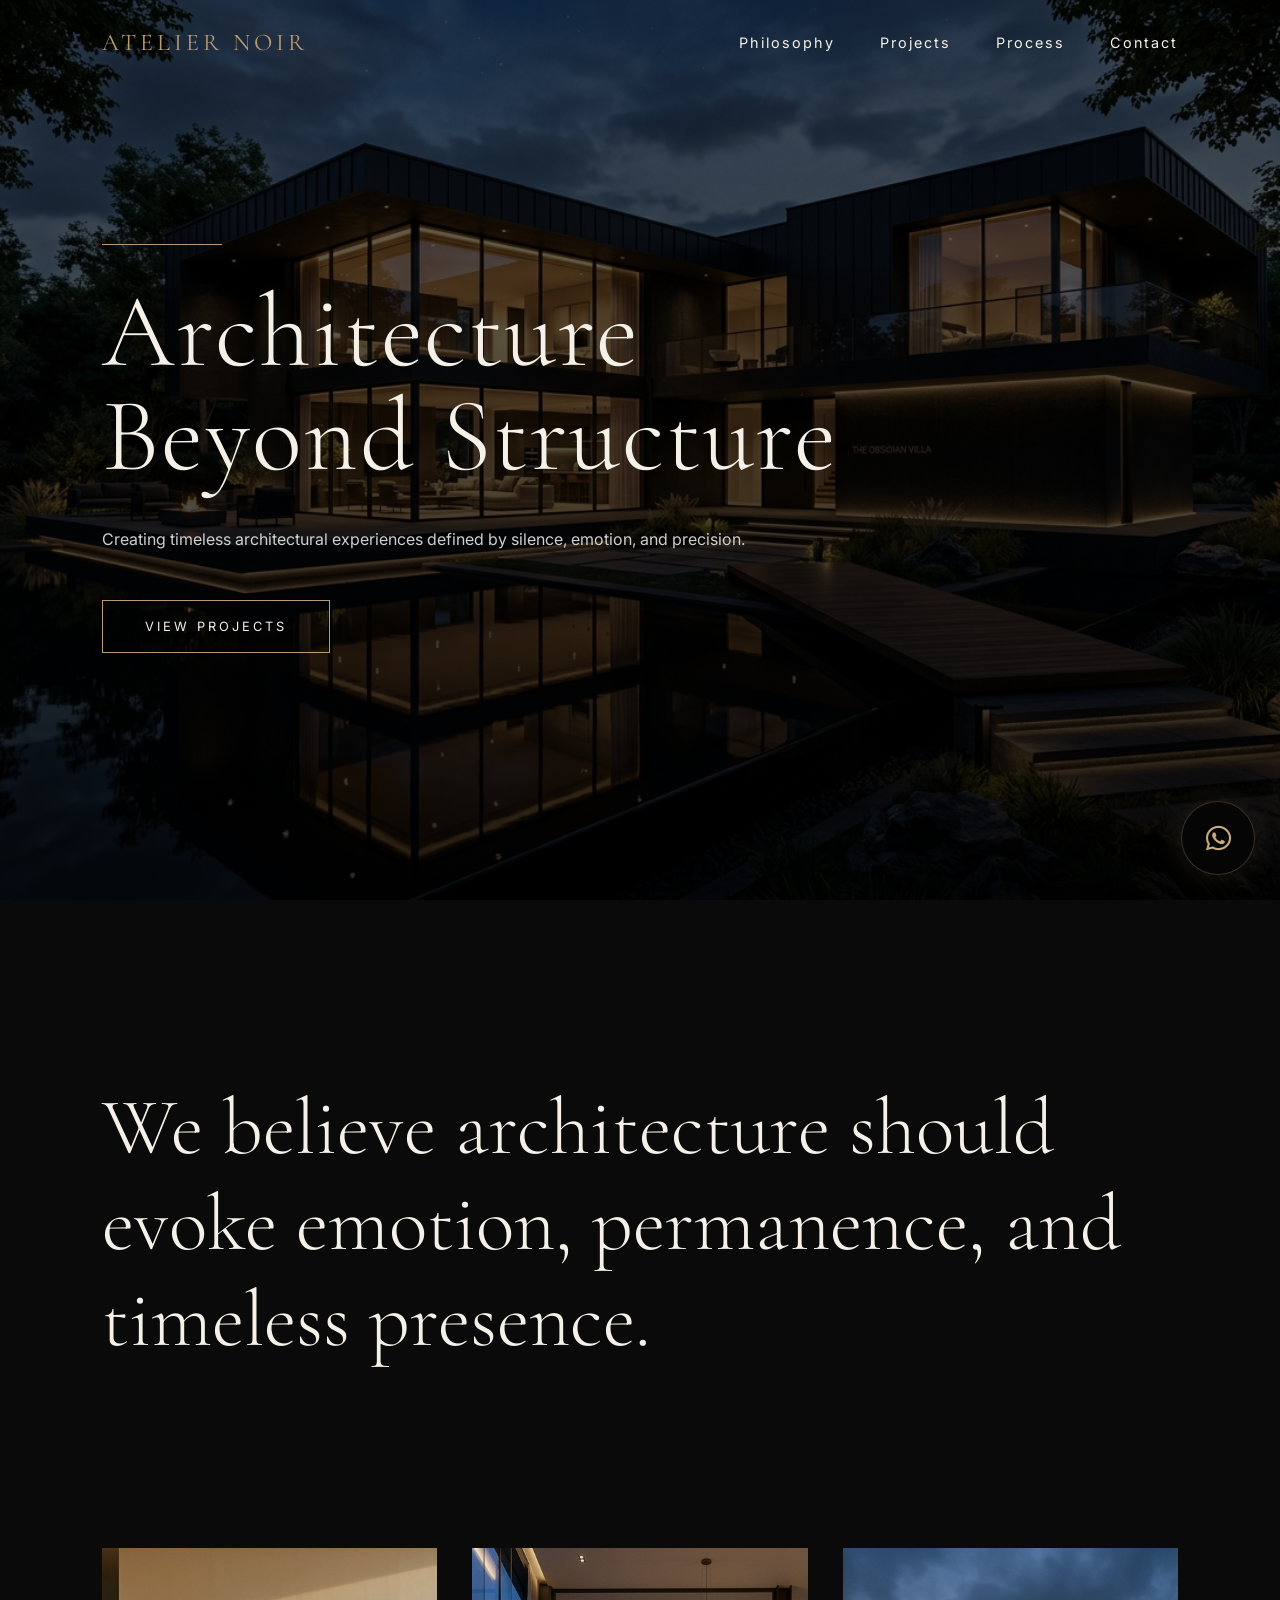
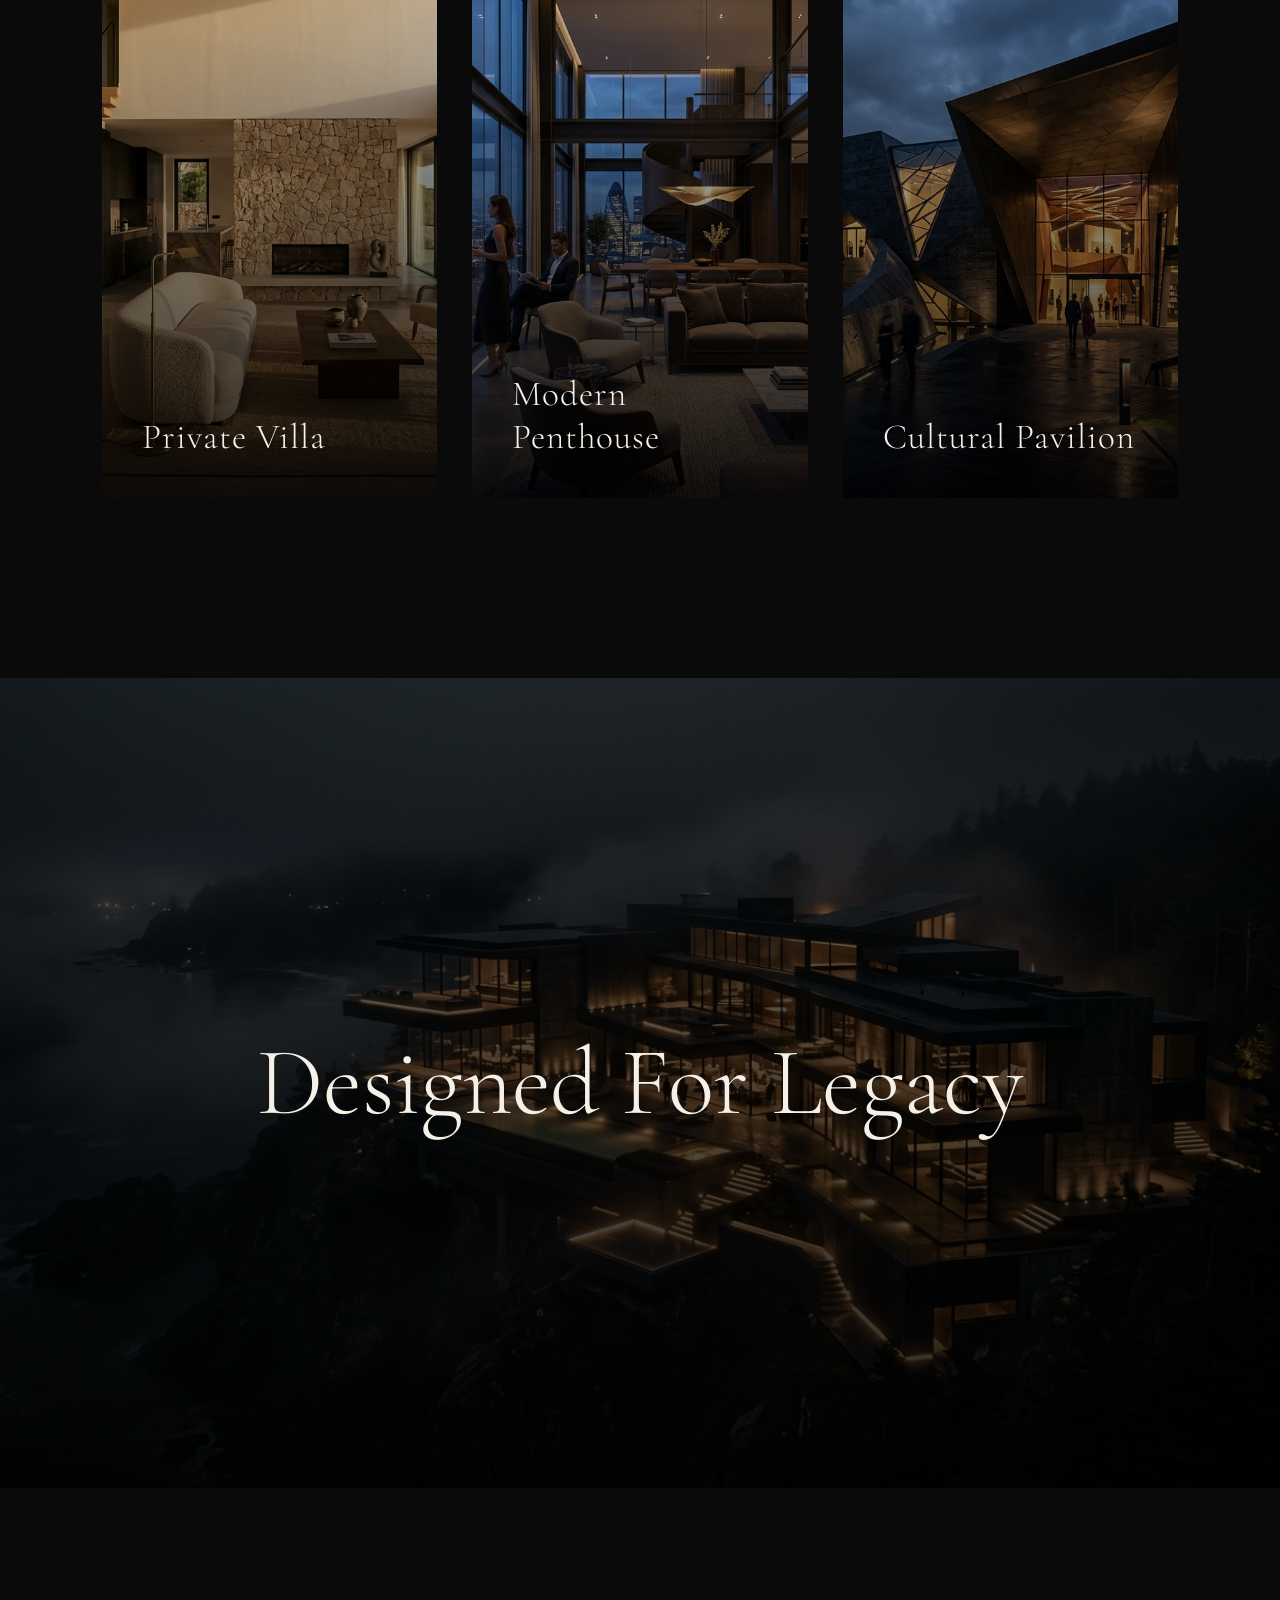
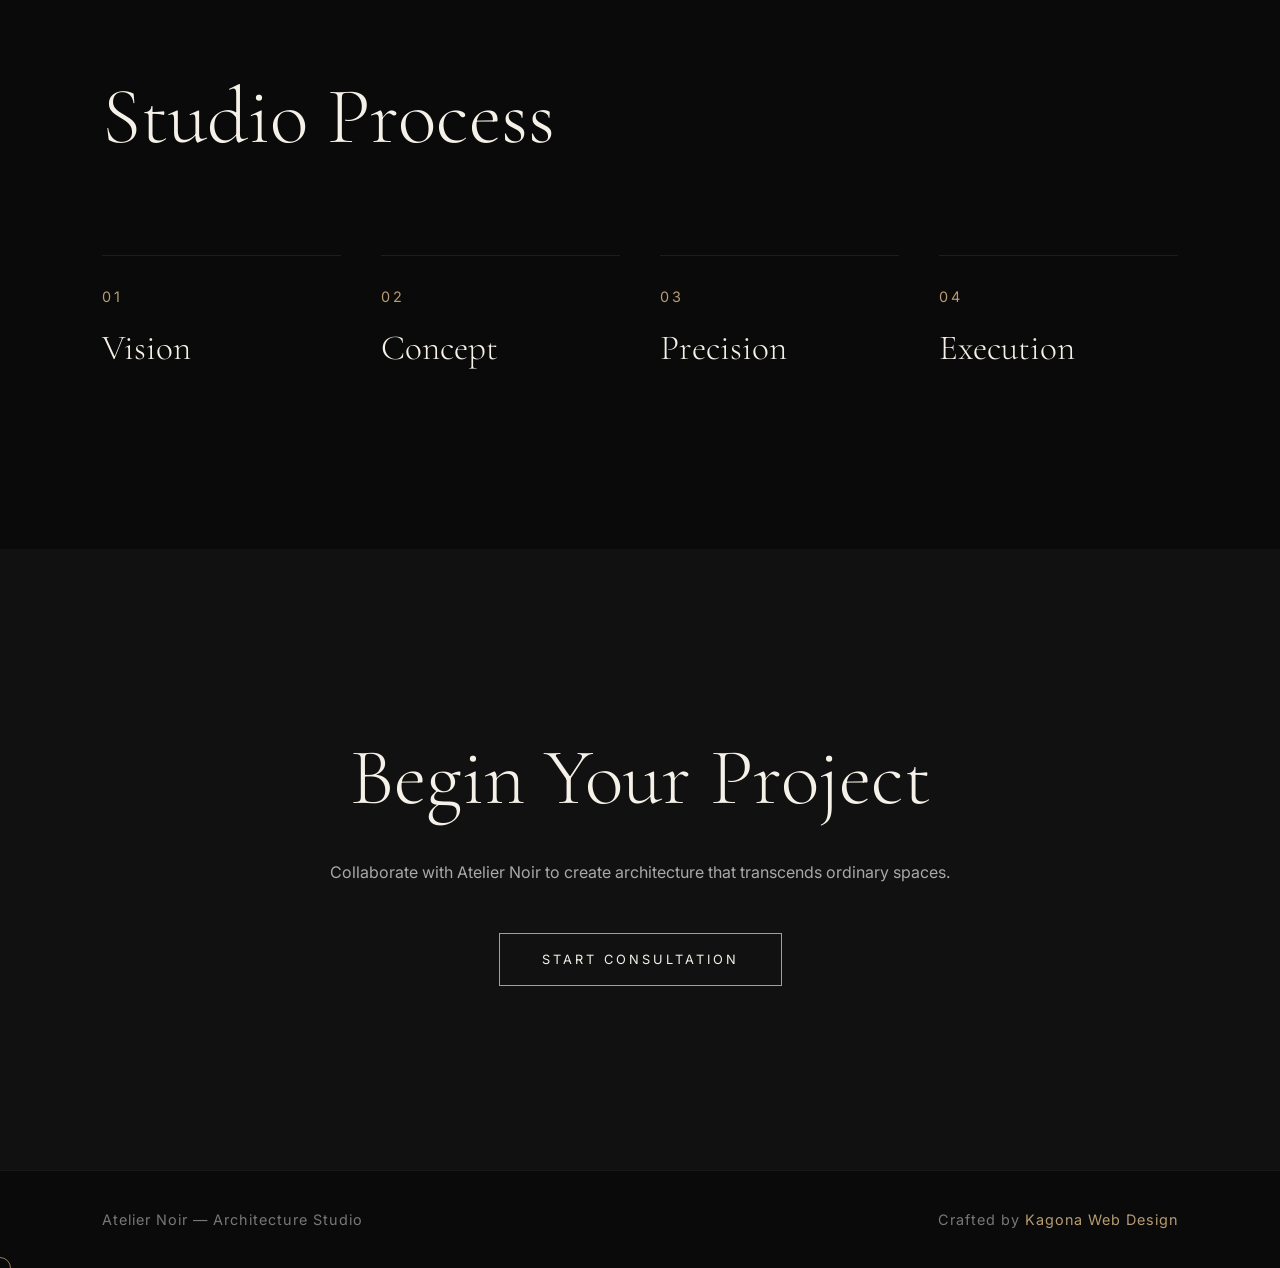
<file: index.html>
<!DOCTYPE html>
<html lang="en">

<head>

    <meta charset="UTF-8">
    <meta name="viewport" content="width=device-width, initial-scale=1.0">

    <title>
        Atelier Noir | Architecture Studio
    </title>

    <!-- GOOGLE FONTS -->

    <link rel="preconnect" href="https://fonts.googleapis.com">

    <link rel="preconnect" href="https://fonts.gstatic.com" crossorigin>

    <link href="https://fonts.googleapis.com/css2?family=Cormorant+Garamond:wght@300;400;500;600&family=Inter:wght@300;400;500&display=swap" rel="stylesheet">

    <link rel="stylesheet"
href="https://cdnjs.cloudflare.com/ajax/libs/font-awesome/6.5.1/css/all.min.css">
 
    <!-- CSS -->

    <link rel="stylesheet" href="style.css">

</head>

<body>

    <!-- NAVBAR -->

    <nav>

        <div class="logo">
            ATELIER NOIR
        </div>

        <div class="nav-links">

            <a href="#philosophy">Philosophy</a>
            <a href="#projects">Projects</a>
            <a href="#process">Process</a>
            <a href="#contact">Contact</a>

        </div>

<div class="menu-toggle" id="menuToggle">

    <span></span>
    <span></span>

</div>
        
    </nav>

<div class="mobile-menu" id="mobileMenu">

    <a href="#philosophy" class="mobile-link">
        Philosophy
    </a>

    <a href="#projects" class="mobile-link">
        Projects
    </a>

    <a href="#process" class="mobile-link">
        Process
    </a>

    <a href="#contact" class="mobile-link">
        Contact
    </a>

</div>
    
    <!-- HERO -->

    <section class="hero">

        <div class="overlay"></div>

        <div class="hero-content">

            <div class="hero-line"></div>

            <h1>
                Architecture <br>
                Beyond Structure
            </h1>

            <p>
                Creating timeless architectural experiences
                defined by silence, emotion, and precision.
            </p>

            <a href="#projects" class="hero-btn">
                VIEW PROJECTS
            </a>

        </div>

    </section>

    <!-- PHILOSOPHY -->

    <section class="philosophy" id="philosophy">

        <div class="philosophy-content">

            <h2>
                We believe architecture should evoke emotion,
                permanence, and timeless presence.
            </h2>

        </div>

    </section>

    <!-- PROJECTS -->

<section class="projects" id="projects">

    <a href="villa.html" class="project-card">

        <img src="images/project1.jpg">

        <div class="project-info">

            <h3>
                Private Villa
            </h3>

        </div>

    </a>

        <a href="penthouse.html" class="project-card">

    <img src="images/project2.jpg">

    <div class="project-info">

        <h3>
            Modern Penthouse
        </h3>

    </div>

</a>

<a href="pavilion.html" class="project-card">

    <img src="images/project3.jpg">

    <div class="project-info">

        <h3>
            Cultural Pavilion
        </h3>

    </div>

</a>

    </section>

    <!-- PARALLAX -->

    <section class="parallax">

        <div class="overlay"></div>

        <div class="parallax-content">

            <h2>
                Designed For Legacy
            </h2>

        </div>

    </section>

    <!-- PROCESS -->

    <section class="process" id="process">

        <div class="process-header">

            <h2>
                Studio Process
            </h2>

        </div>

        <div class="process-grid">

            <div class="process-item">
                <span>01</span>
                <h3>Vision</h3>
            </div>

            <div class="process-item">
                <span>02</span>
                <h3>Concept</h3>
            </div>

            <div class="process-item">
                <span>03</span>
                <h3>Precision</h3>
            </div>

            <div class="process-item">
                <span>04</span>
                <h3>Execution</h3>
            </div>

        </div>

    </section>

    <!-- CONTACT -->

    <section class="contact" id="contact">

        <h2>
            Begin Your Project
        </h2>

        <p>
            Collaborate with Atelier Noir to create architecture
            that transcends ordinary spaces.
        </p>

        <a href="consultation.html" class="hero-btn">
            START CONSULTATION
        </a>

    </section>

    <!-- FOOTER -->

    <footer>

        <p>
            Atelier Noir — Architecture Studio
        </p>

        <p>
            Crafted by
            <a href="https://kagonameshack-cmyk.github.io/Kagona-webdesign-/index.html#projects">
                Kagona Web Design
            </a>
        </p>

    </footer>

    <div class="cursor"></div>
    
    <!-- JS -->

    <script src="script.js"></script>

<!-- FLOATING WHATSAPP -->

<a href="https://wa.me/254710138060?text=Hello%20Kagona,%20I%20just%20visited%20your%20website%20and%20would%20like%20to%20discuss%20a%20project."
class="floating-whatsapp"
target="_blank">

    <i class="fab fa-whatsapp"></i>

</a>    
    
</body>

      </html>
</file>
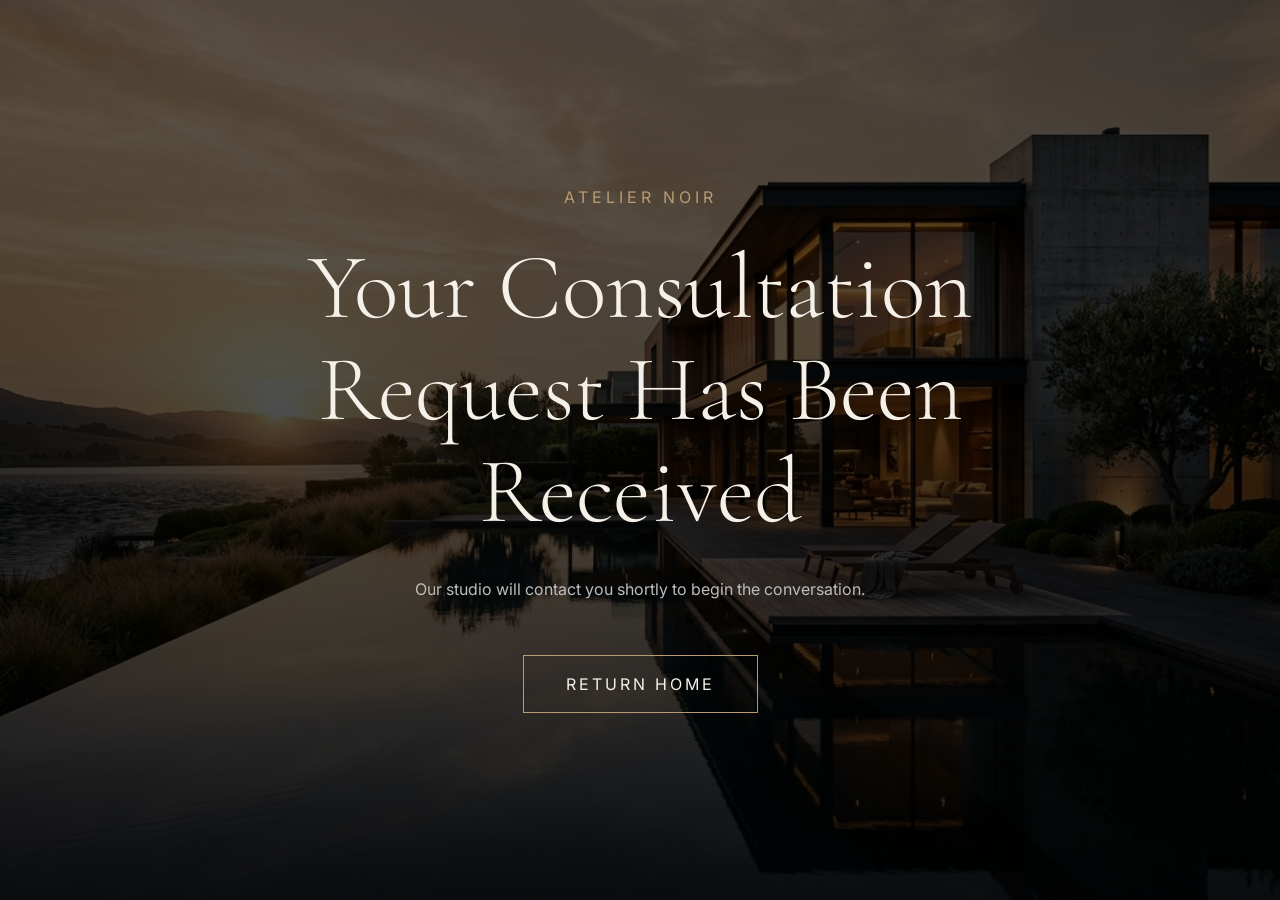
<file: consultation-success.html>
<!DOCTYPE html>
<html lang="en">

<head>

<meta charset="UTF-8">

<meta name="viewport"
content="width=device-width, initial-scale=1.0">

<title>
Consultation Received | Atelier Noir
</title>

<!-- GOOGLE FONTS -->

<link rel="preconnect"
href="https://fonts.googleapis.com">

<link rel="preconnect"
href="https://fonts.gstatic.com"
crossorigin>

<link href="https://fonts.googleapis.com/css2?family=Cormorant+Garamond:wght@300;400;500;600&family=Inter:wght@300;400;500&display=swap"
rel="stylesheet">

<!-- CSS -->

<link rel="stylesheet"
href="consultation-success.css">

</head>

<body>

<section class="success-page">

<div class="overlay"></div>

<div class="success-content">

<p>
ATELIER NOIR
</p>

<h1>
Your Consultation <br>
Request Has Been Received
</h1>

<span>
Our studio will contact you shortly
to begin the conversation.
</span>

<a href="index.html">

RETURN HOME

</a>

</div>

</section>

</body>

  </html>
</file>
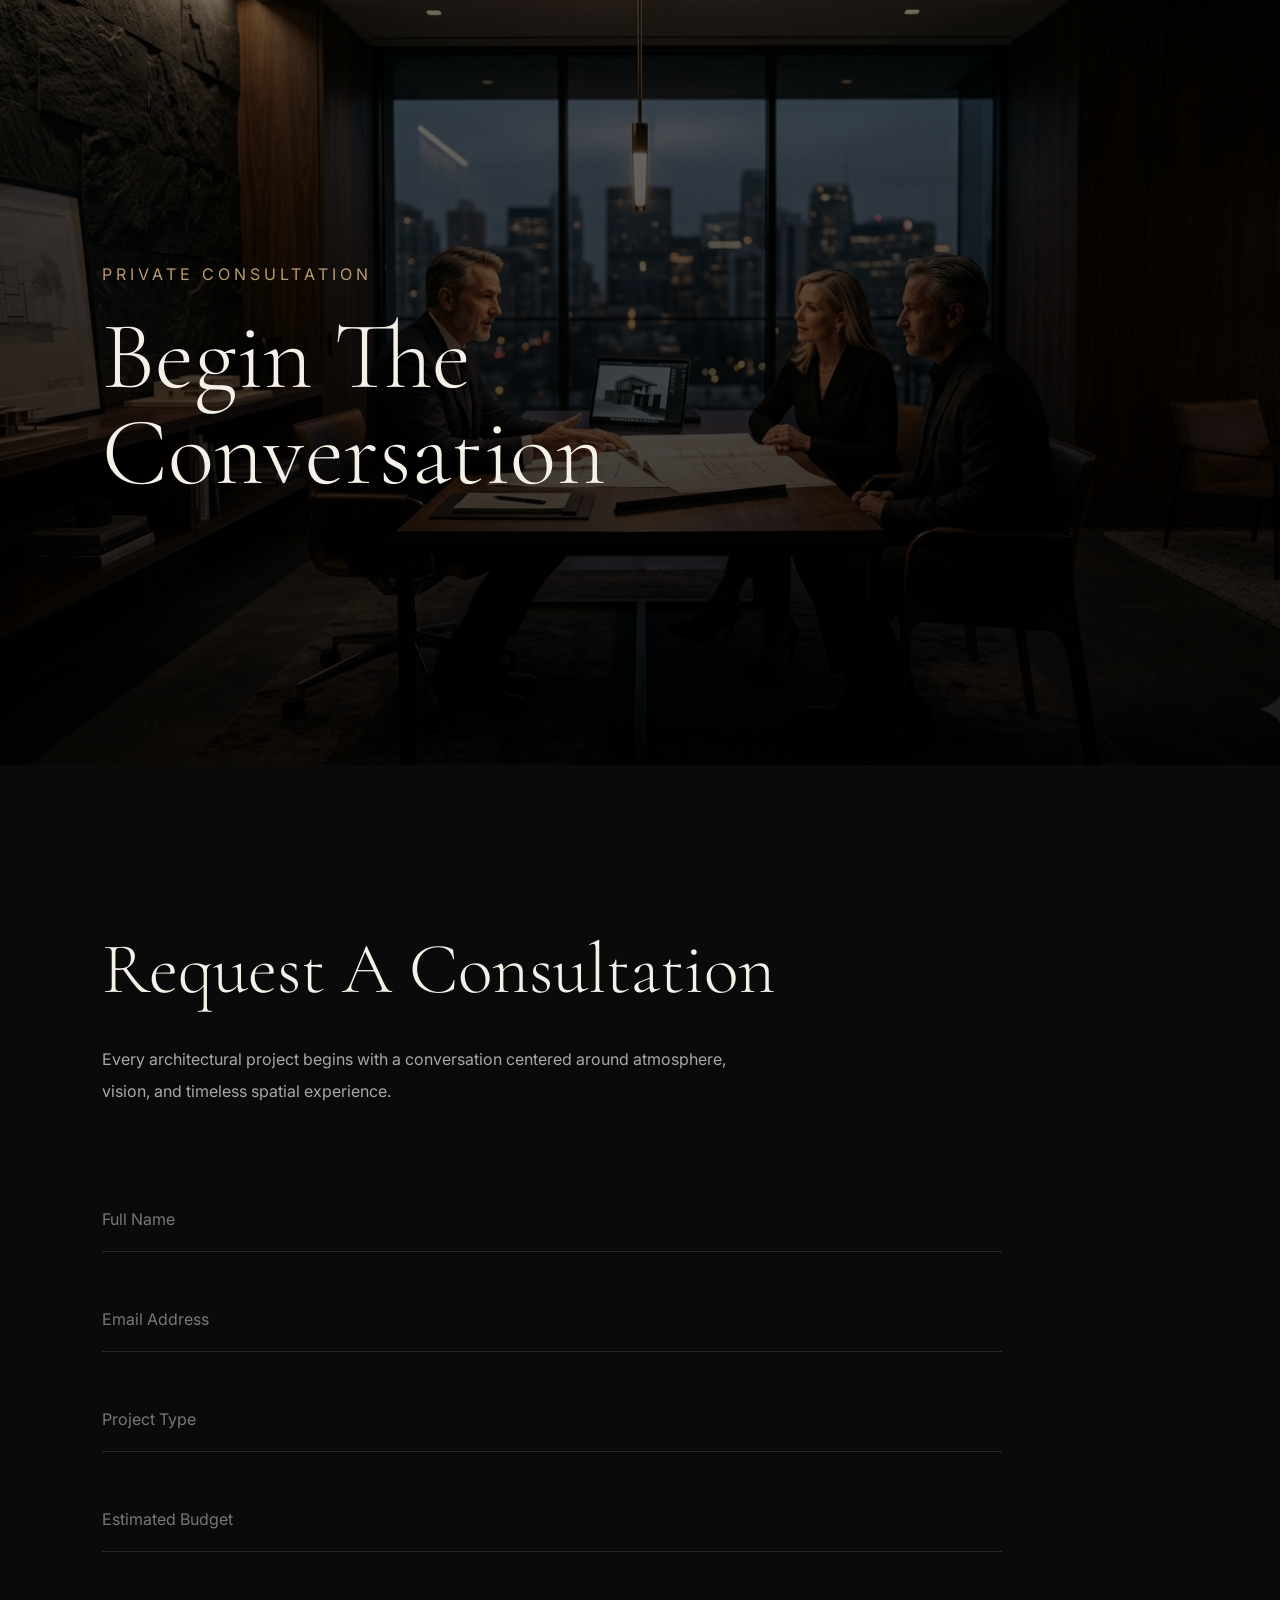
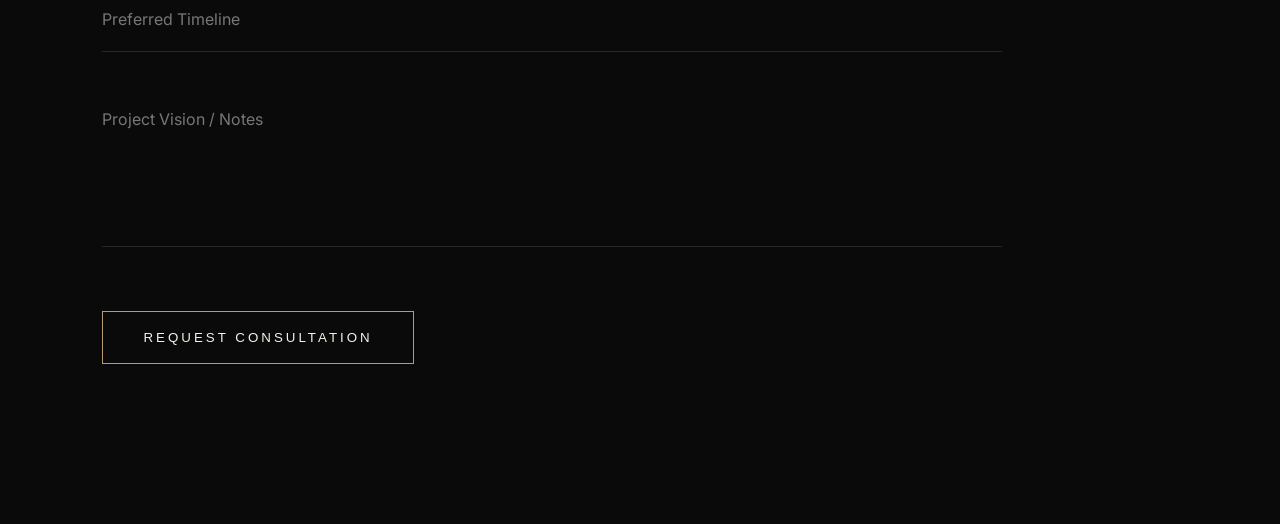
<file: consultation.html>
<!DOCTYPE html>
<html lang="en">

<head>

<meta charset="UTF-8">

<meta name="viewport"
content="width=device-width, initial-scale=1.0">

<title>
Private Consultation | Atelier Noir
</title>

<!-- GOOGLE FONTS -->

<link rel="preconnect"
href="https://fonts.googleapis.com">

<link rel="preconnect"
href="https://fonts.gstatic.com"
crossorigin>

<link href="https://fonts.googleapis.com/css2?family=Cormorant+Garamond:wght@300;400;500;600&family=Inter:wght@300;400;500&display=swap"
rel="stylesheet">

<!-- CSS -->

<link rel="stylesheet"
href="consultation.css">

</head>

<body>

<!-- HERO -->

<section class="consultation-hero">

<div class="overlay"></div>

<div class="consultation-content">

<p>
PRIVATE CONSULTATION
</p>

<h1>
Begin The <br>
Conversation
</h1>

</div>

</section>

<!-- FORM SECTION -->

<section class="consultation-form-section">

<div class="form-intro">

<h2>
Request A Consultation
</h2>

<p>
Every architectural project begins with
a conversation centered around atmosphere,
vision, and timeless spatial experience.
</p>

</div>

<form action="consultation-success.html">

<div class="input-group">

<input
type="text"
placeholder="Full Name"
required>

</div>

<div class="input-group">

<input
type="email"
placeholder="Email Address"
required>

</div>

<div class="input-group">

<input
type="text"
placeholder="Project Type">

</div>

<div class="input-group">

<input
type="text"
placeholder="Estimated Budget">

</div>

<div class="input-group">

<input
type="text"
placeholder="Preferred Timeline">

</div>

<div class="input-group">

<textarea
placeholder="Project Vision / Notes"></textarea>

</div>

<button type="submit">

REQUEST CONSULTATION

</button>

</form>

</section>

</body>

  </html>
</file>
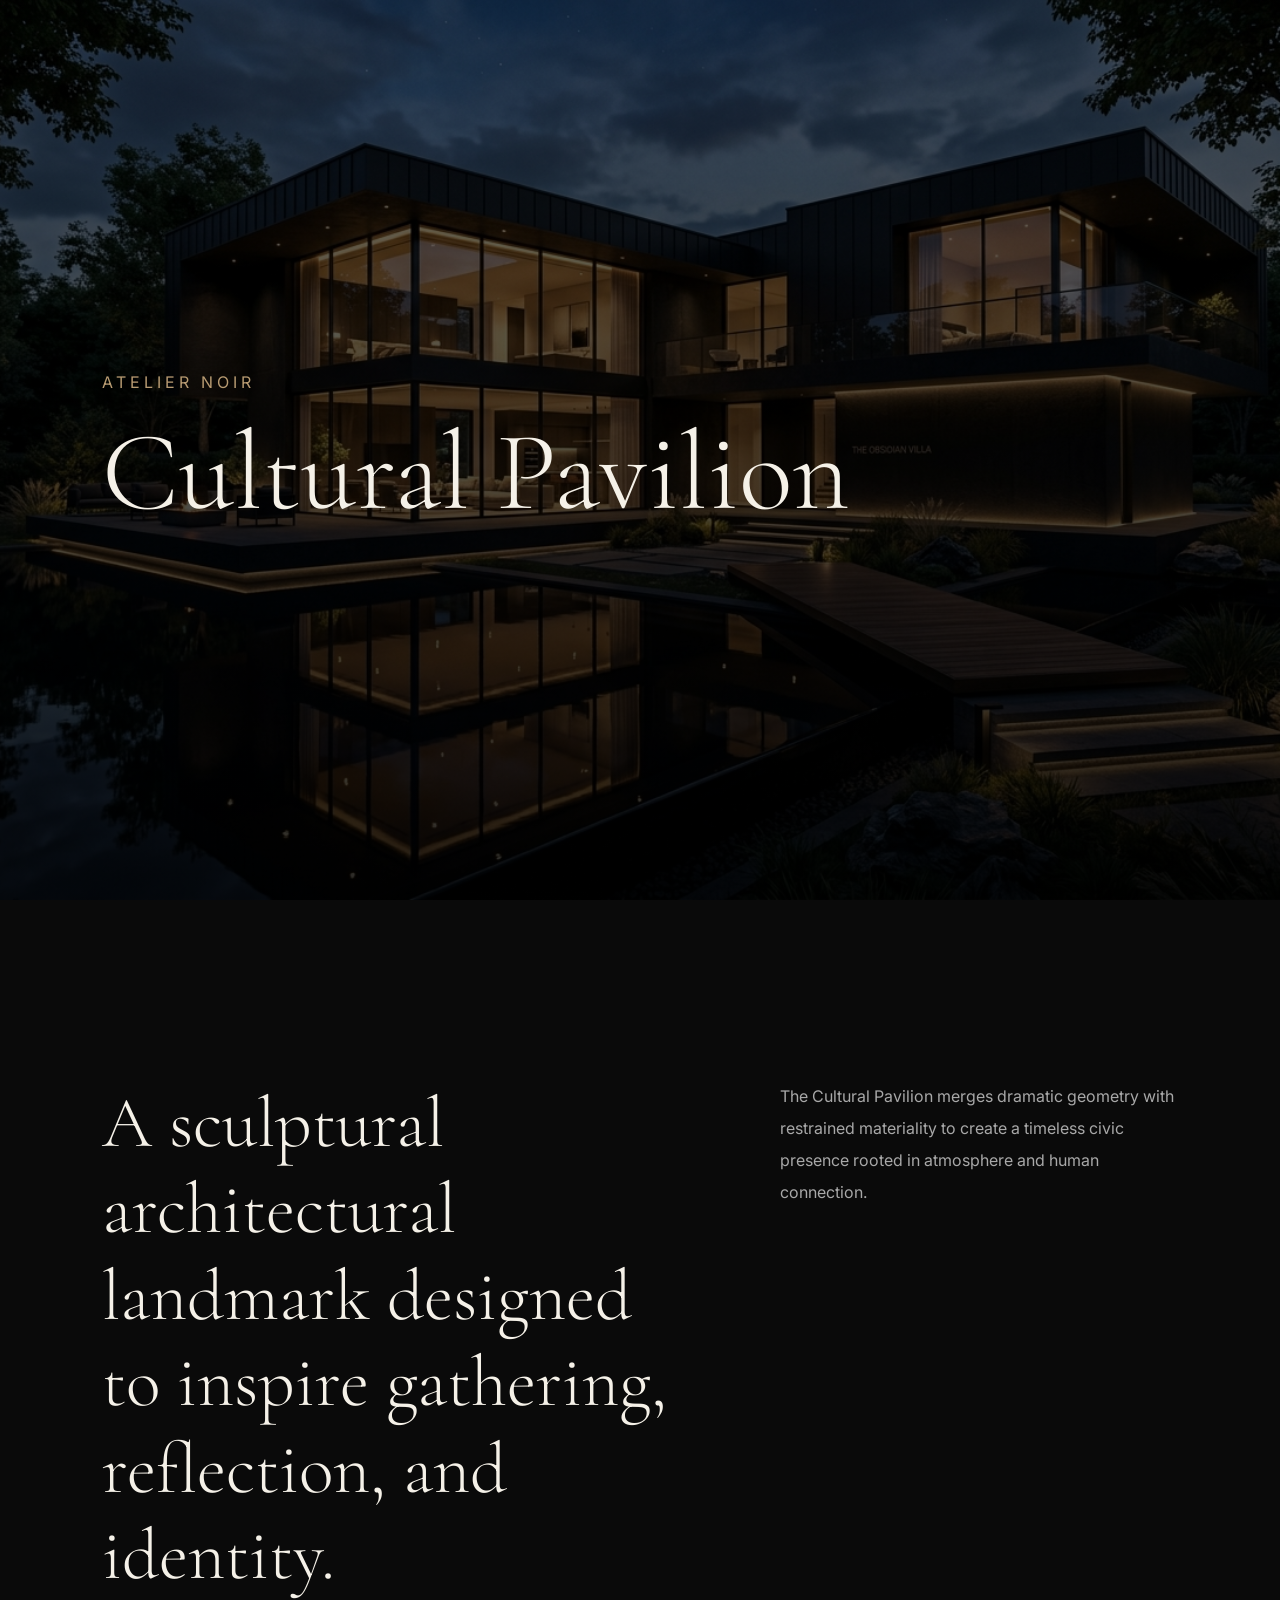
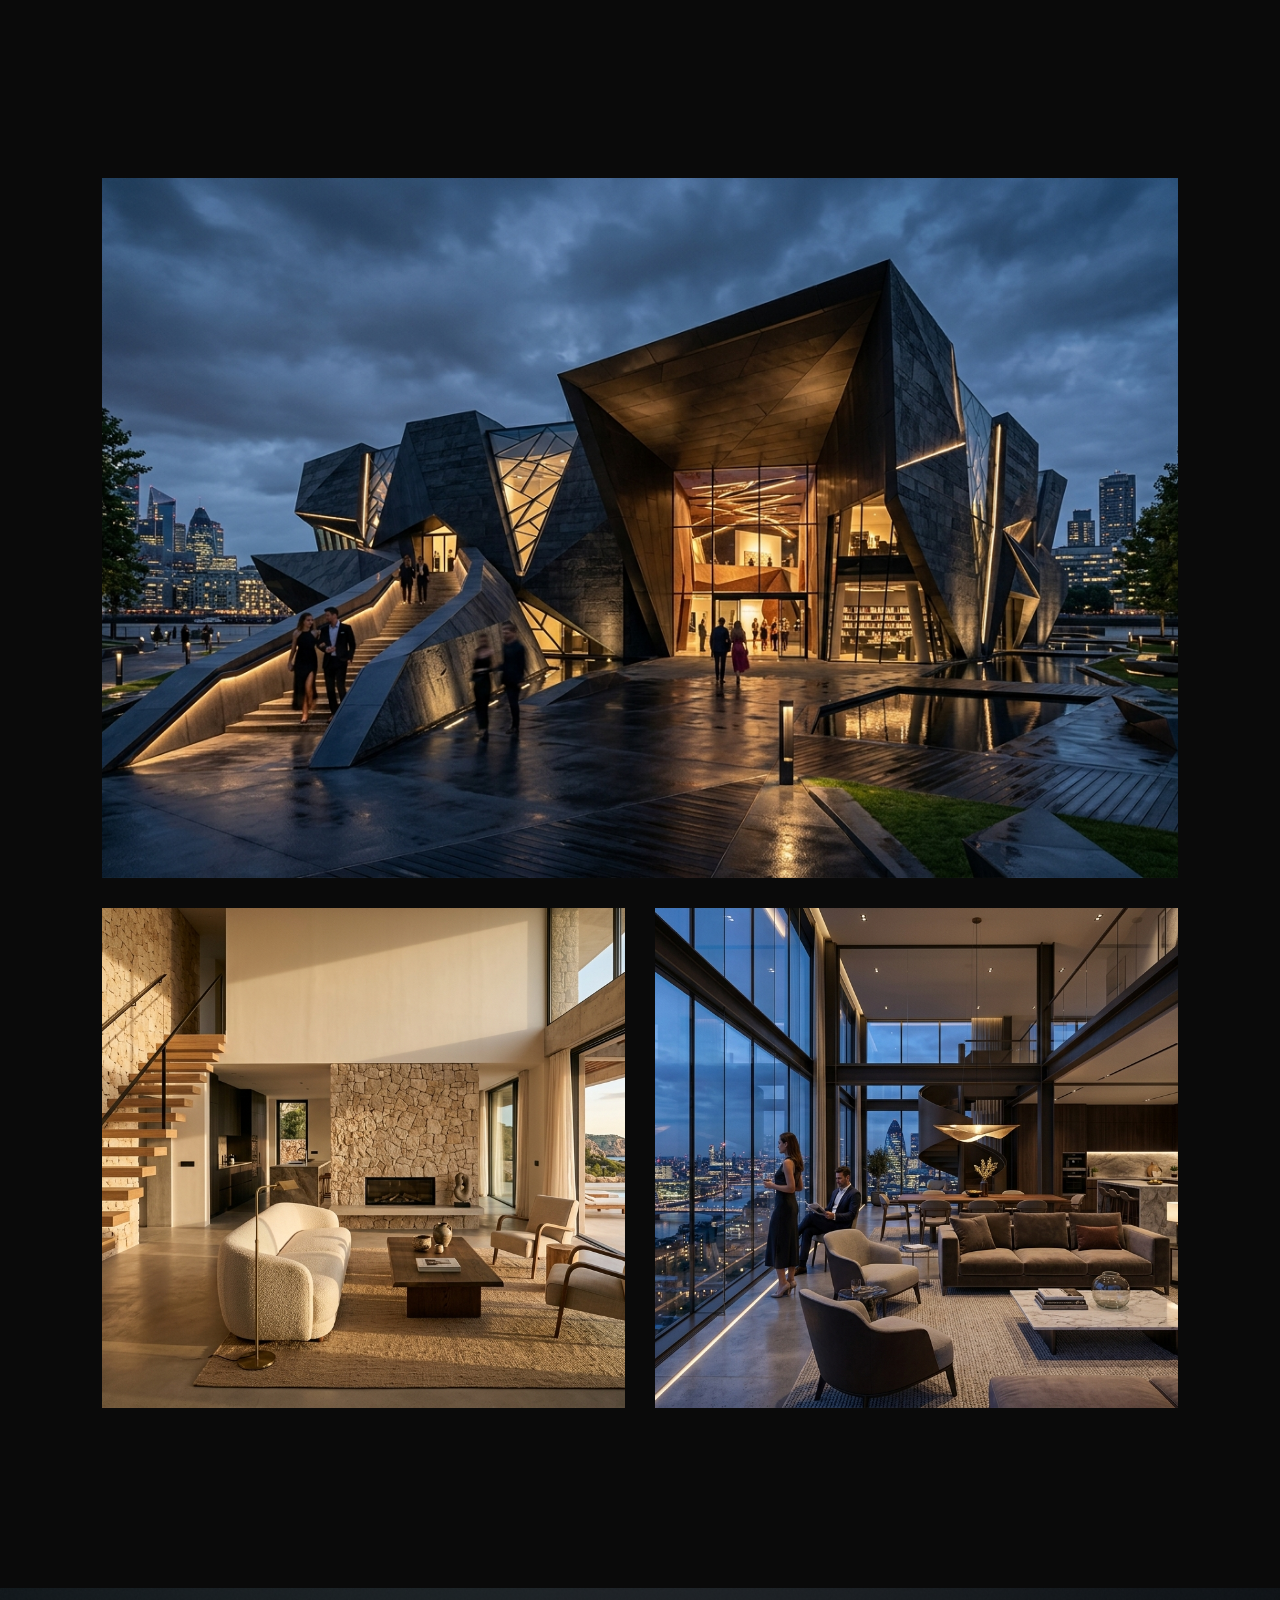
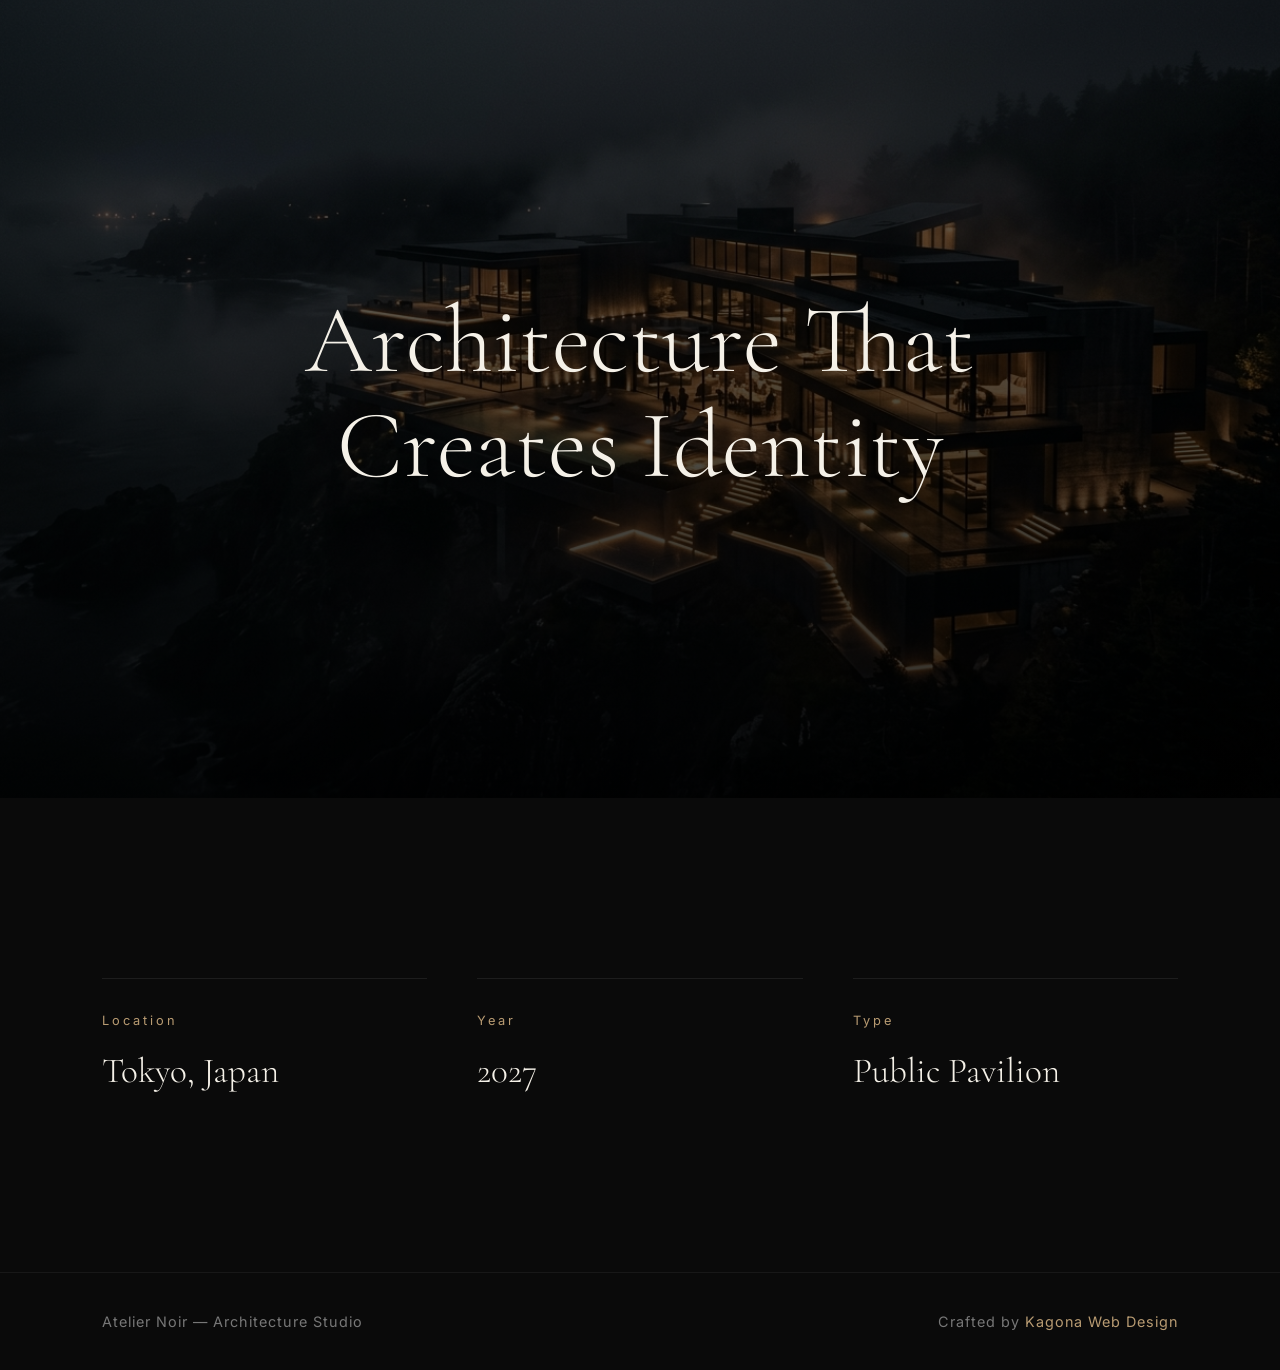
<file: pavilion.html>
<!DOCTYPE html>
<html lang="en">

<head>

<meta charset="UTF-8">

<meta name="viewport"
content="width=device-width, initial-scale=1.0">

<title>
Cultural Pavilion | Atelier Noir
</title>

<link rel="preconnect"
href="https://fonts.googleapis.com">

<link rel="preconnect"
href="https://fonts.gstatic.com"
crossorigin>

<link href="https://fonts.googleapis.com/css2?family=Cormorant+Garamond:wght@300;400;500;600&family=Inter:wght@300;400;500&display=swap"
rel="stylesheet">

<link rel="stylesheet"
href="project.css">

</head>

<body>

<section class="project-hero">

<div class="overlay"></div>

<div class="project-content">

<p>
ATELIER NOIR
</p>

<h1>
Cultural Pavilion
</h1>

</div>

</section>

<section class="project-intro reveal">
  
<div class="intro-left">

<h2>
A sculptural architectural landmark designed
to inspire gathering, reflection, and identity.
</h2>

</div>

<div class="intro-right">

<p>
The Cultural Pavilion merges dramatic
geometry with restrained materiality to
create a timeless civic presence rooted
in atmosphere and human connection.
</p>

</div>

</section>

<section class="image-grid reveal">

<div class="grid-item large">

<img src="images/project3.jpg">

</div>

<div class="grid-item">

<img src="images/project1.jpg">

</div>

<div class="grid-item">

<img src="images/project2.jpg">

</div>

</section>

<section class="statement reveal">

<div class="overlay"></div>

<div class="statement-content">

<h2>
Architecture That <br>
Creates Identity
</h2>

</div>

</section>

<section class="details reveal">

<div class="detail">

<span>Location</span>

<h3>
Tokyo, Japan
</h3>

</div>

<div class="detail">

<span>Year</span>

<h3>
2027
</h3>

</div>

<div class="detail">

<span>Type</span>

<h3>
Public Pavilion
</h3>

</div>

</section>

<footer>

<p>
Atelier Noir — Architecture Studio
</p>

<p>
Crafted by
<a href="https://kagonameshack-cmyk.github.io/Kagona-web-design-/index.html#">
Kagona Web Design
</a>
</p>

</footer>
  
<script src="project.js"></script>
  
</body>

  </html>
</file>
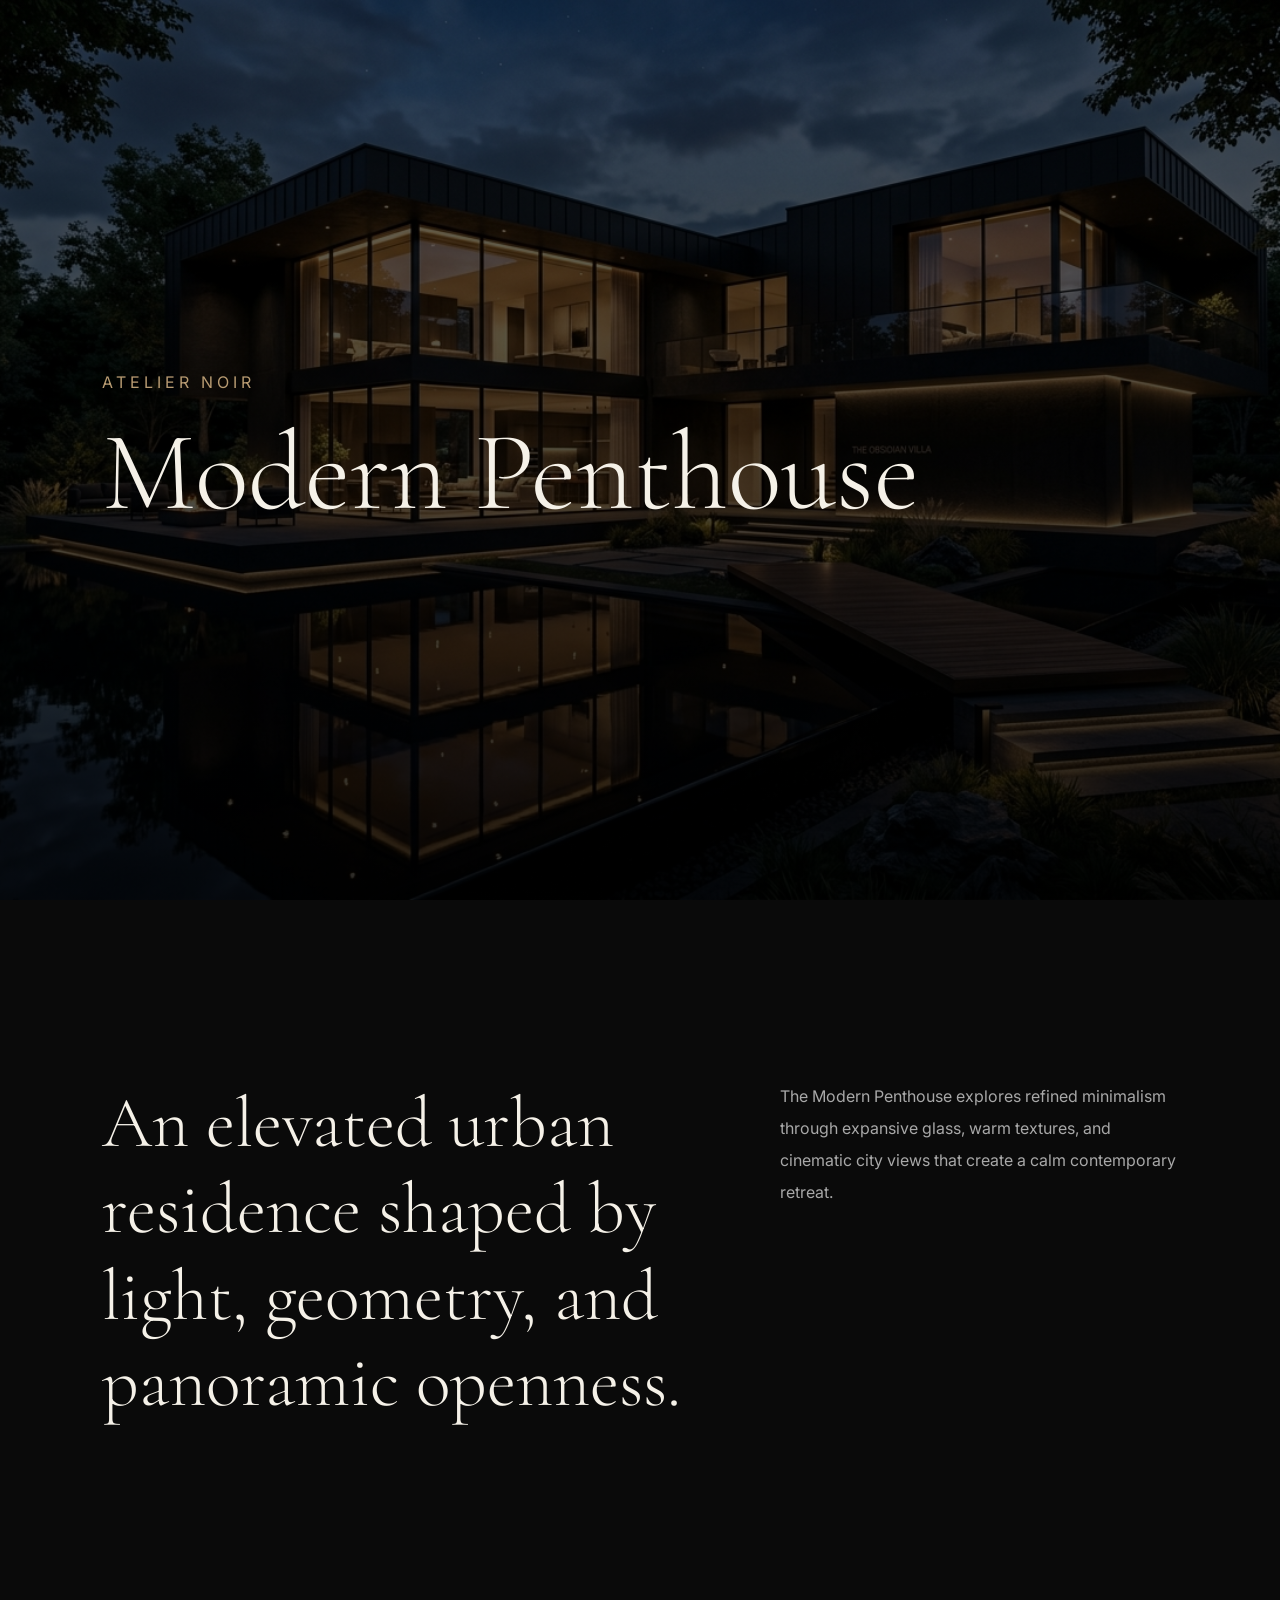
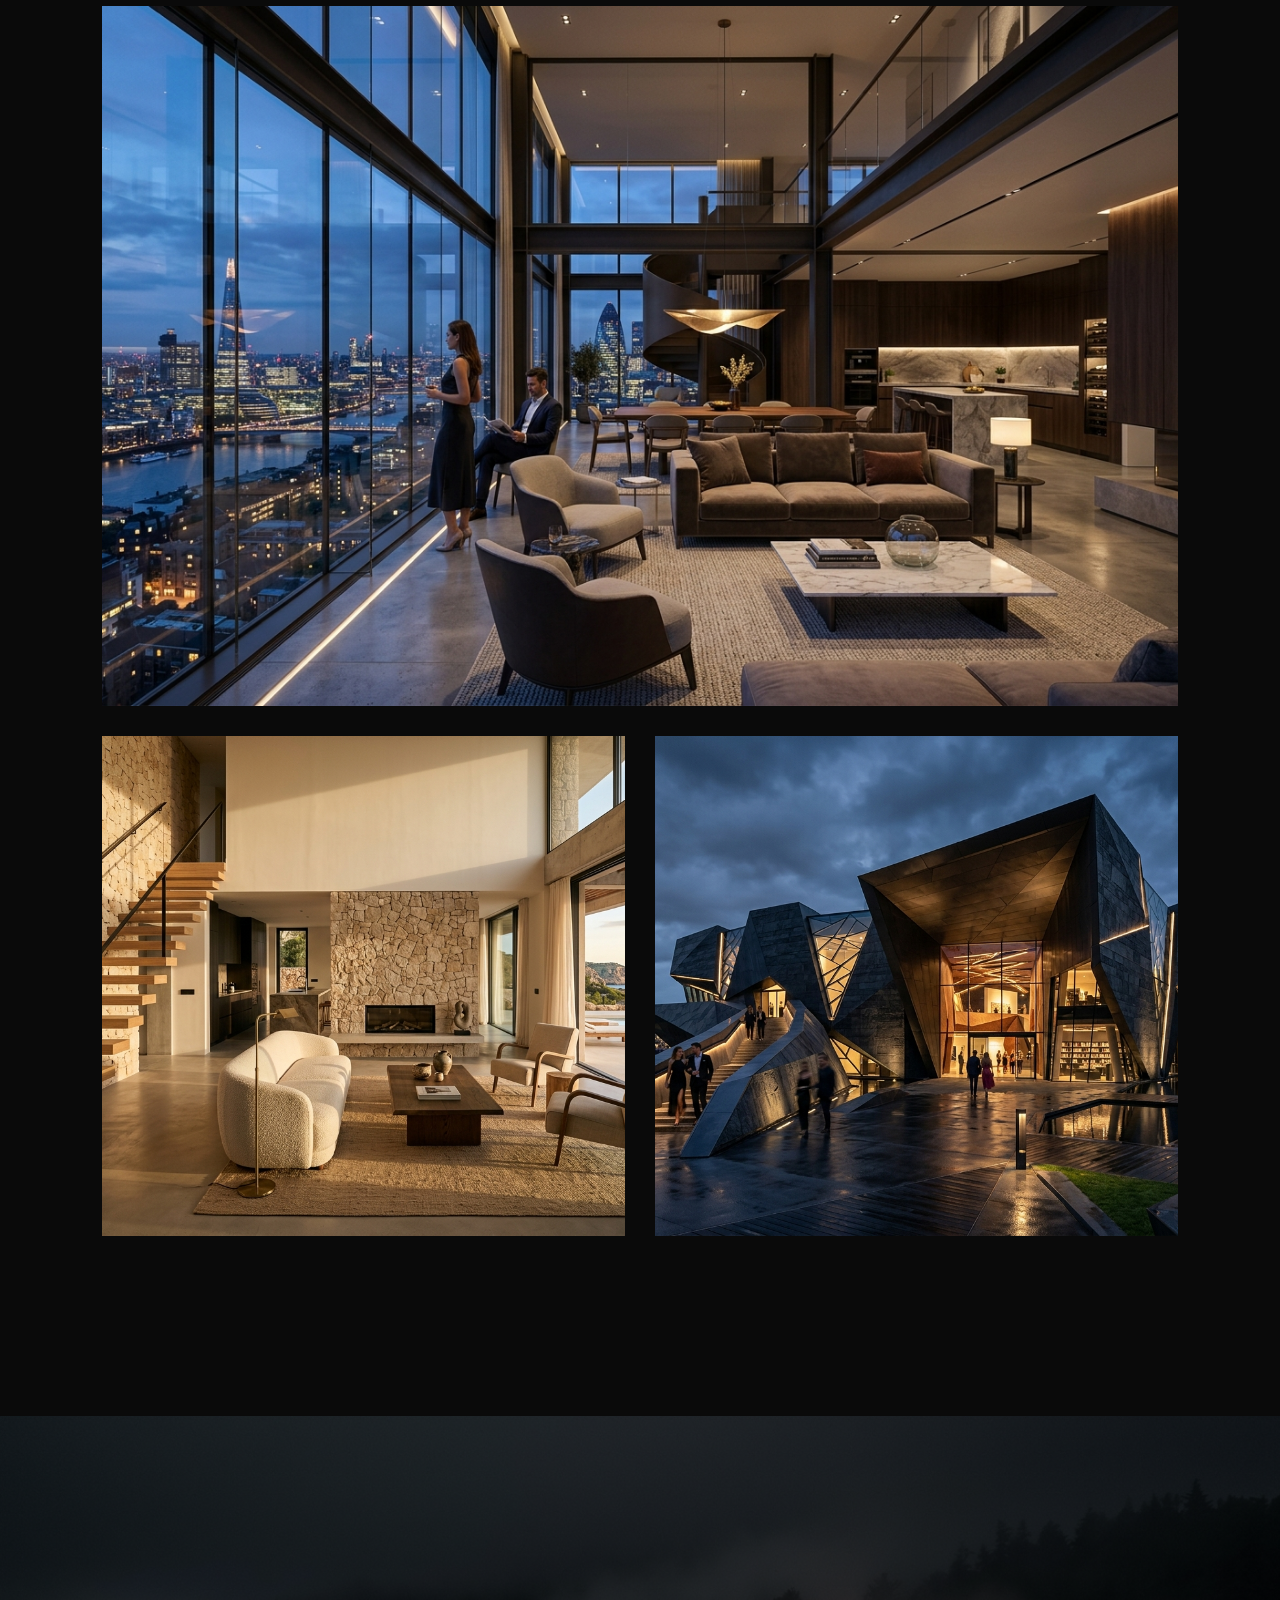
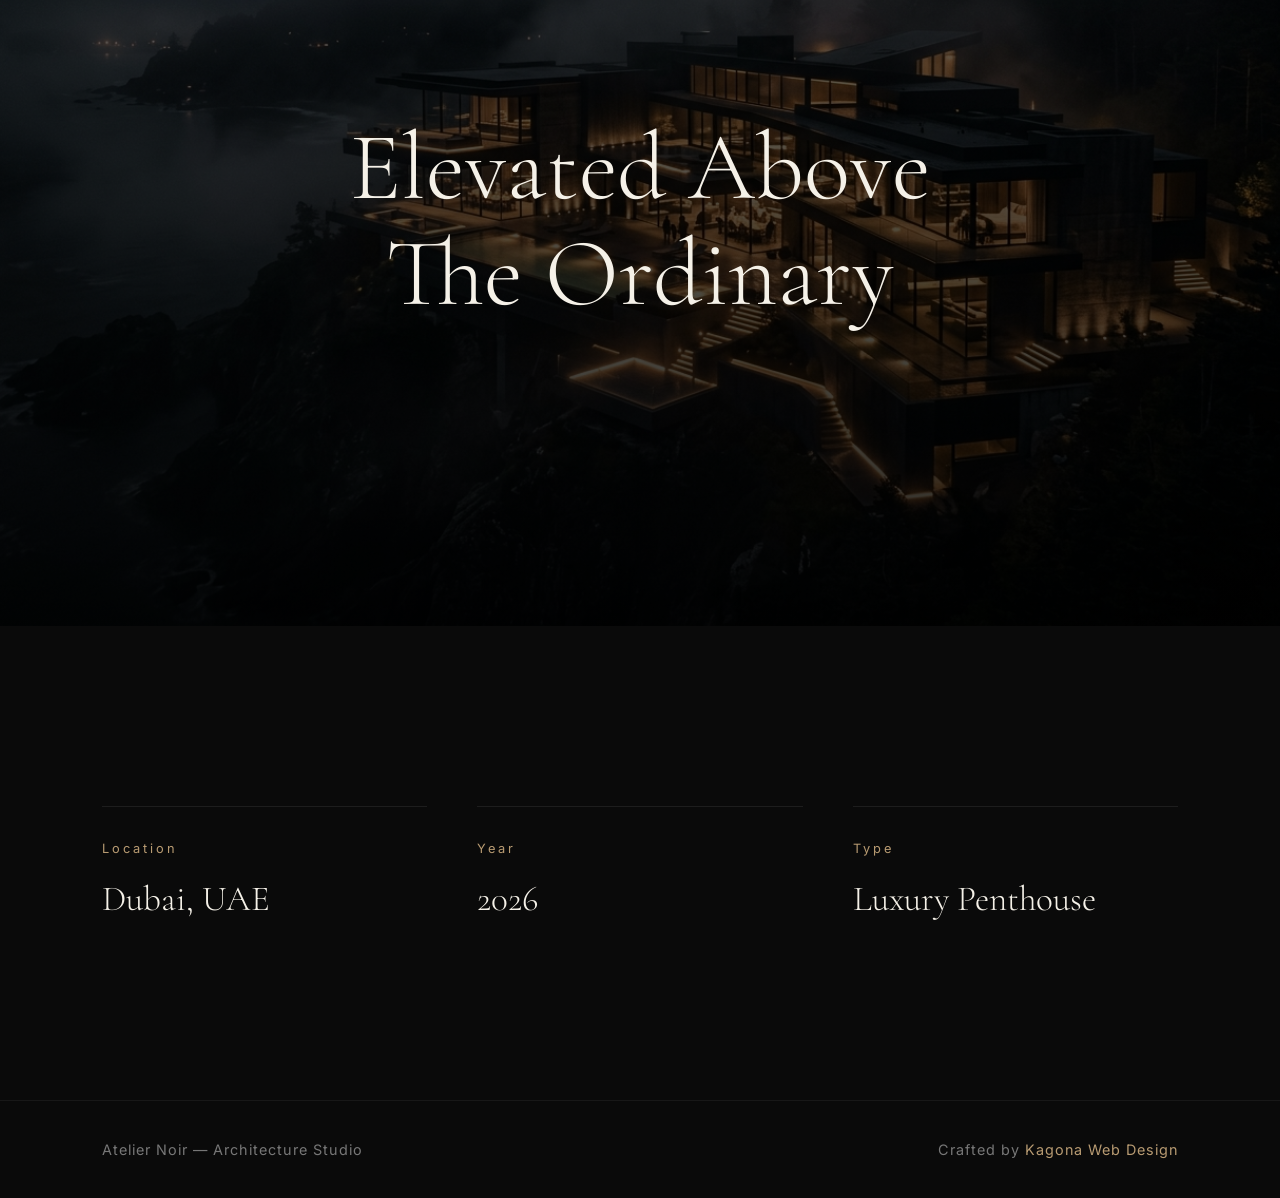
<file: penthouse.html>
<!DOCTYPE html>
<html lang="en">

<head>

<meta charset="UTF-8">

<meta name="viewport"
content="width=device-width, initial-scale=1.0">

<title>
Modern Penthouse | Atelier Noir
</title>

<link rel="preconnect"
href="https://fonts.googleapis.com">

<link rel="preconnect"
href="https://fonts.gstatic.com"
crossorigin>

<link href="https://fonts.googleapis.com/css2?family=Cormorant+Garamond:wght@300;400;500;600&family=Inter:wght@300;400;500&display=swap"
rel="stylesheet">

<link rel="stylesheet"
href="project.css">

</head>

<body>

<section class="project-hero">

<div class="overlay"></div>

<div class="project-content">

<p>
ATELIER NOIR
</p>

<h1>
Modern Penthouse
</h1>

</div>

</section>

<section class="project-intro reveal">

<div class="intro-left">

<h2>
An elevated urban residence shaped by
light, geometry, and panoramic openness.
</h2>

</div>

<div class="intro-right">

<p>
The Modern Penthouse explores refined
minimalism through expansive glass,
warm textures, and cinematic city views
that create a calm contemporary retreat.
</p>

</div>

</section>

<section class="image-grid reveal">
  
<div class="grid-item large">

<img src="images/project2.jpg">

</div>

<div class="grid-item">

<img src="images/project1.jpg">

</div>

<div class="grid-item">

<img src="images/project3.jpg">

</div>

</section>

<section class="statement reveal">

<div class="overlay"></div>

<div class="statement-content">

<h2>
Elevated Above <br>
The Ordinary
</h2>

</div>

</section>

<section class="details reveal">

<div class="detail">

<span>Location</span>

<h3>
Dubai, UAE
</h3>

</div>

<div class="detail">

<span>Year</span>

<h3>
2026
</h3>

</div>

<div class="detail">

<span>Type</span>

<h3>
Luxury Penthouse
</h3>

</div>

</section>

<footer>

<p>
Atelier Noir — Architecture Studio
</p>

<p>
Crafted by
<a href="https://kagonameshack-cmyk.github.io/Kagona-web-design-/index.html#">
Kagona Web Design
</a>
</p>

</footer>

<script src="project.js"></script>
  
</body>

</html>
</file>
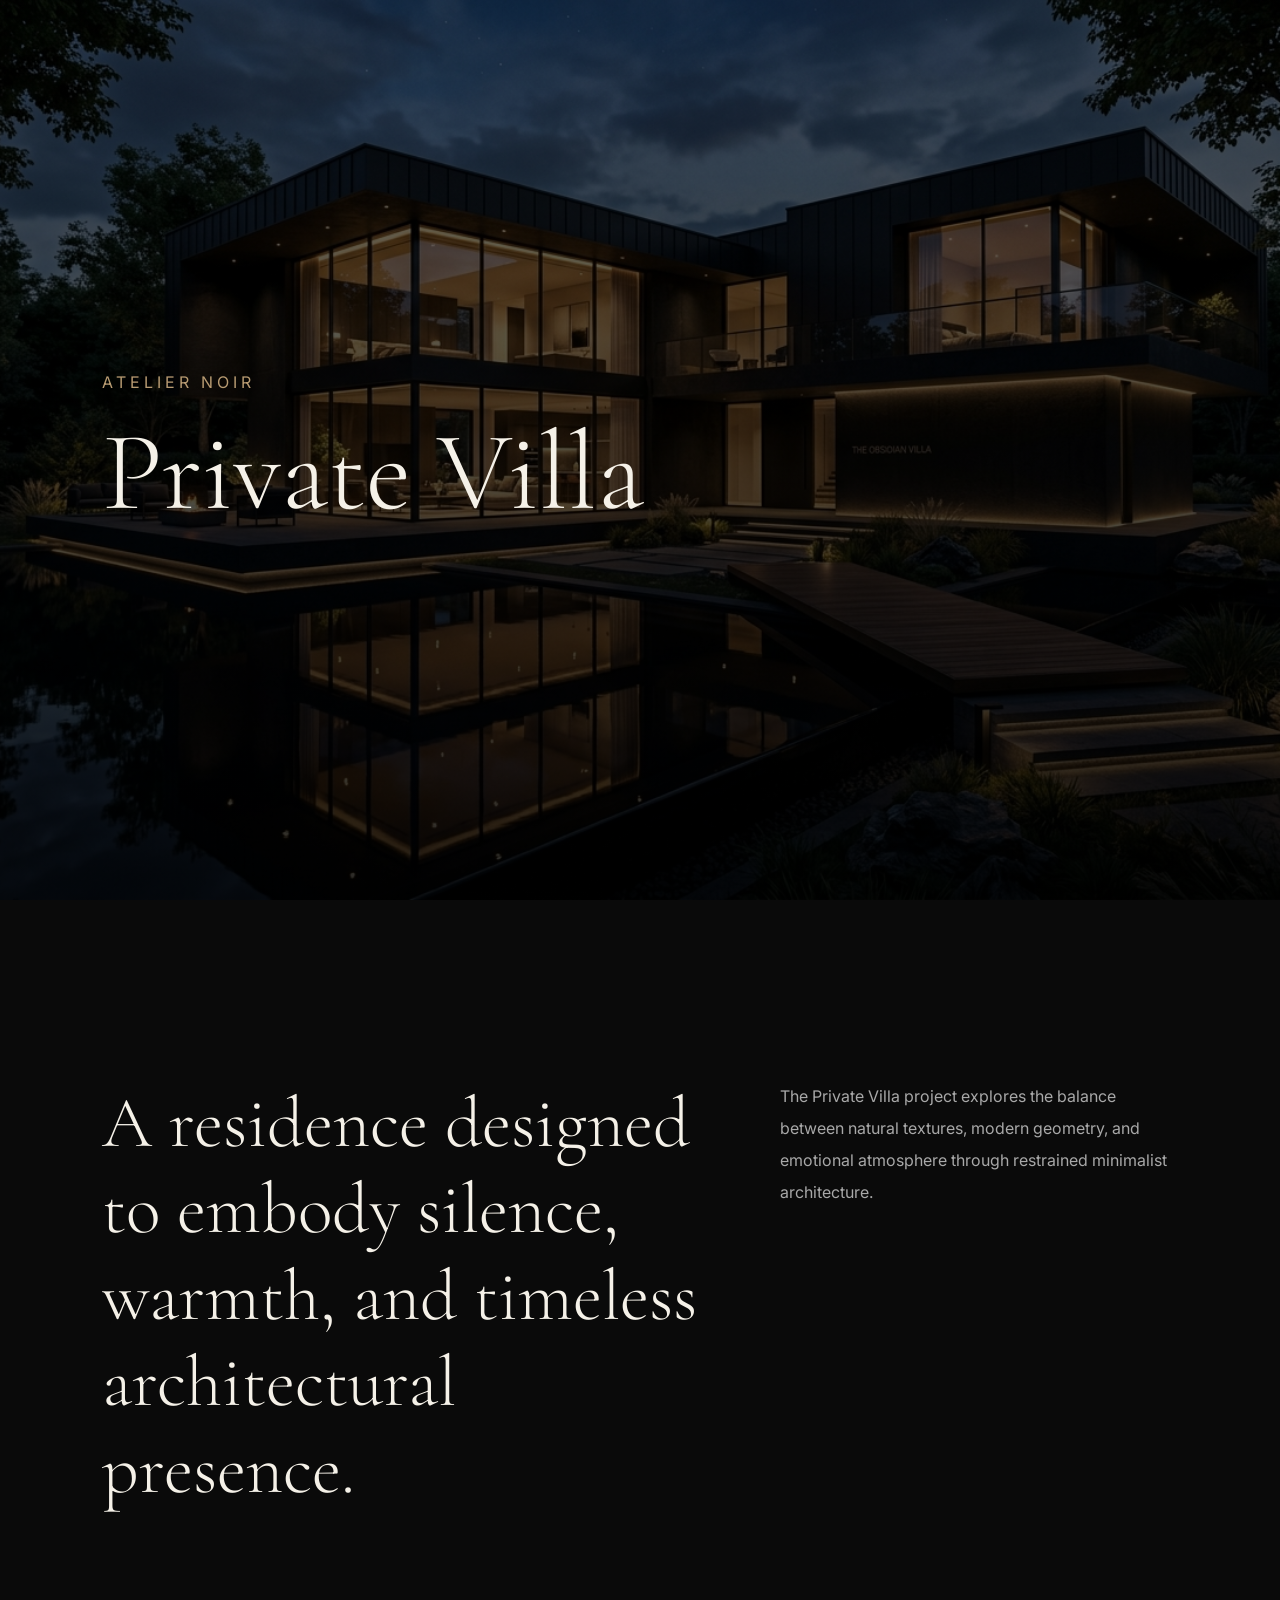
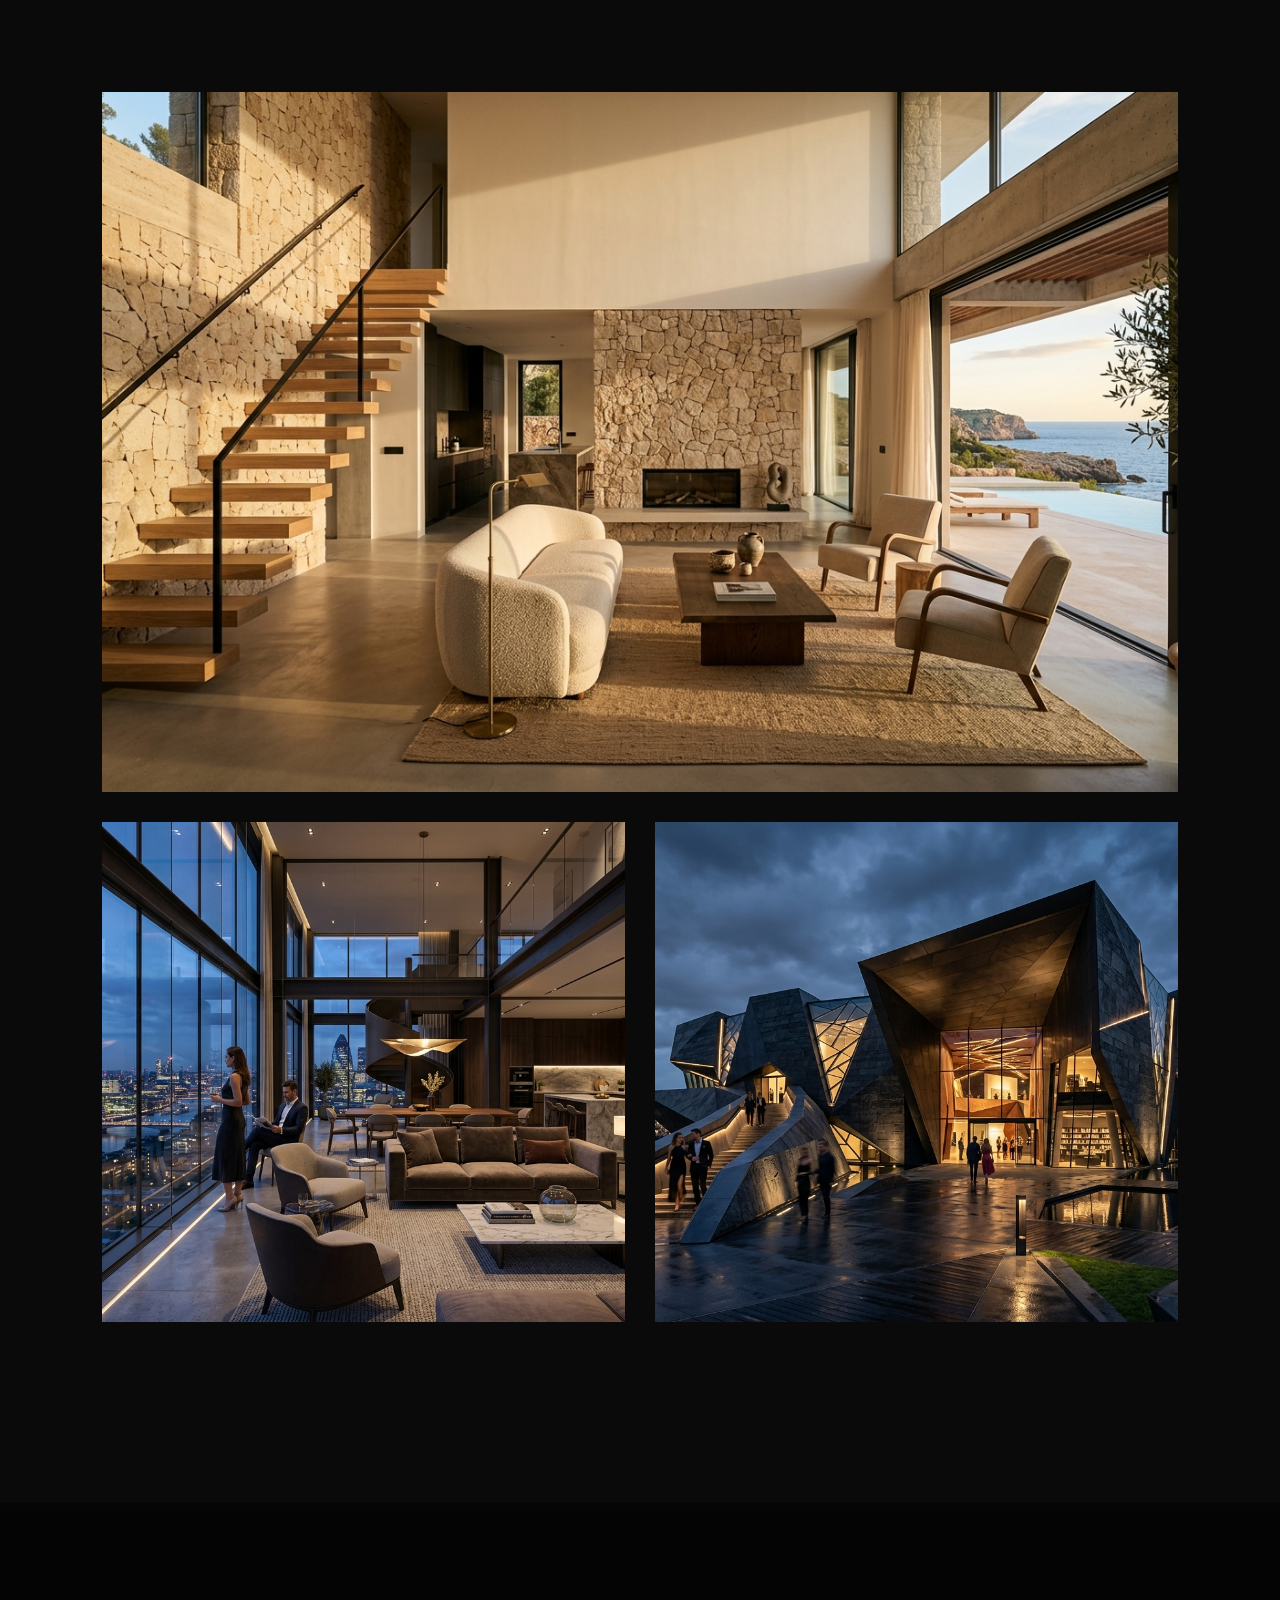
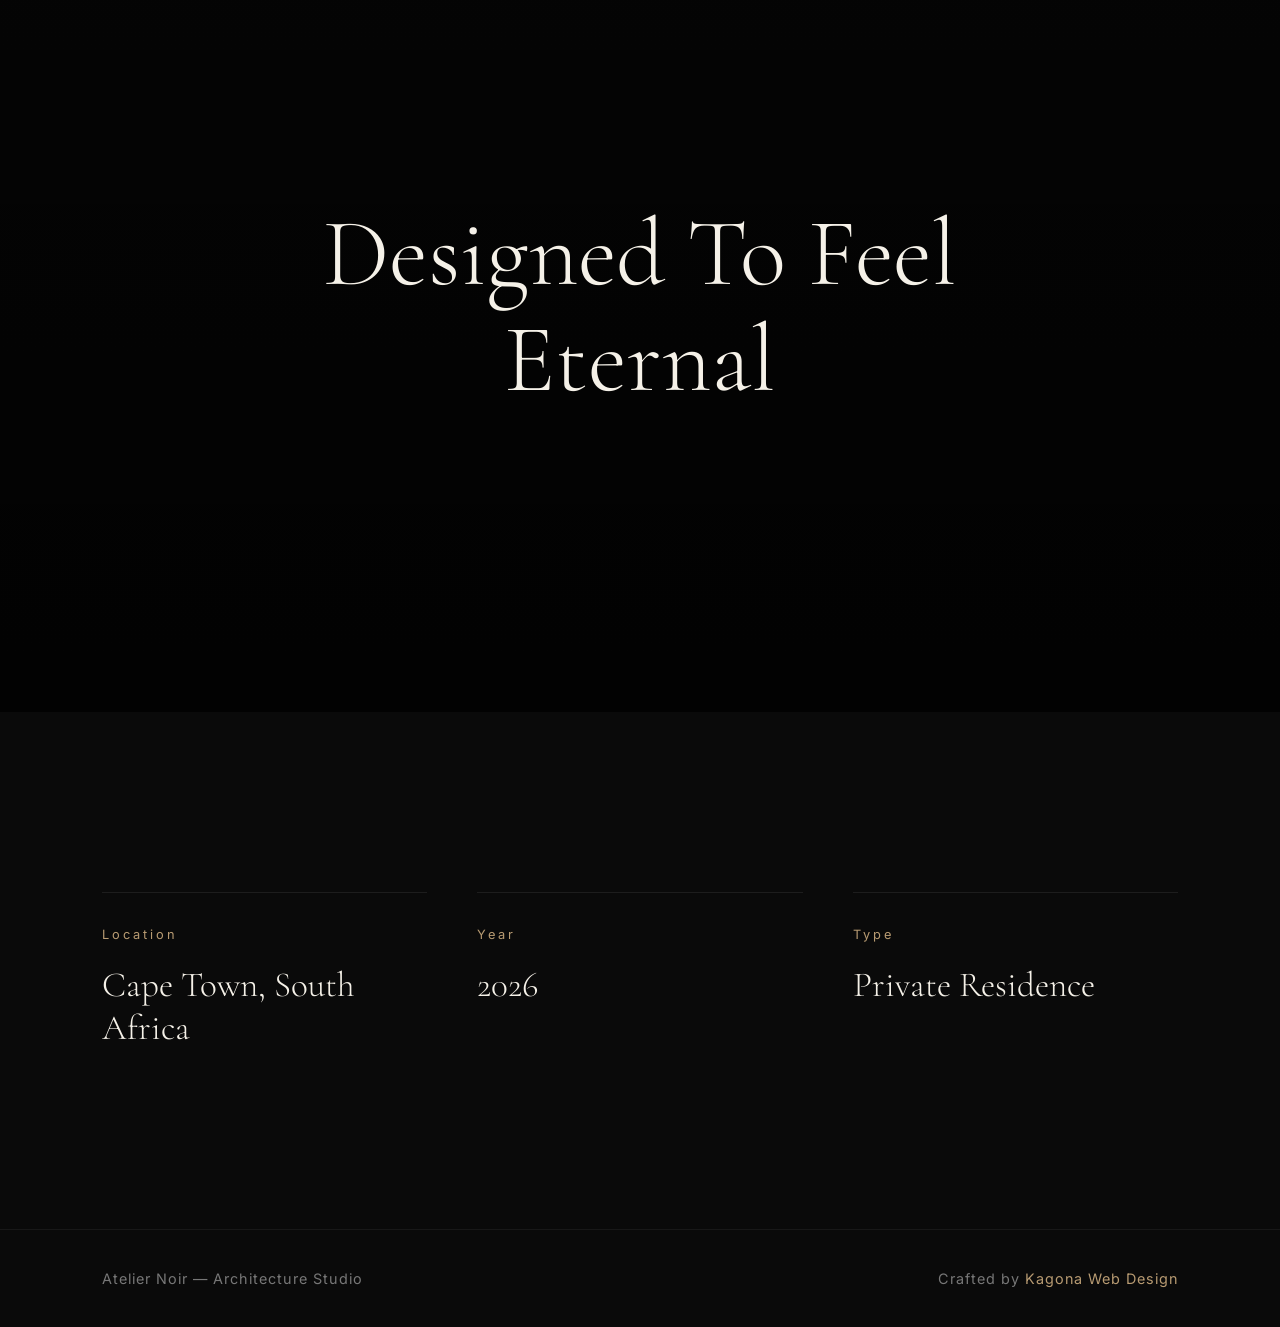
<file: project.html>
<!DOCTYPE html>
<html lang="en">

<head>

    <meta charset="UTF-8">

    <meta name="viewport"
    content="width=device-width, initial-scale=1.0">

    <title>
        Private Villa | Atelier Noir
    </title>

    <!-- GOOGLE FONTS -->

    <link rel="preconnect"
    href="https://fonts.googleapis.com">

    <link rel="preconnect"
    href="https://fonts.gstatic.com"
    crossorigin>

    <link href="https://fonts.googleapis.com/css2?family=Cormorant+Garamond:wght@300;400;500;600&family=Inter:wght@300;400;500&display=swap"
    rel="stylesheet">

    <!-- CSS -->

    <link rel="stylesheet"
    href="project.css">

</head>

<body>

    <!-- HERO -->

    <section class="project-hero">

        <div class="overlay"></div>

        <div class="project-content">

            <p>
                ATELIER NOIR
            </p>

            <h1>
                Private Villa
            </h1>

        </div>

    </section>

    <!-- INTRO -->

    <section class="project-intro">

        <div class="intro-left">

            <h2>
                A residence designed to embody silence,
                warmth, and timeless architectural presence.
            </h2>

        </div>

        <div class="intro-right">

            <p>
                The Private Villa project explores the balance
                between natural textures, modern geometry,
                and emotional atmosphere through restrained
                minimalist architecture.
            </p>

        </div>

    </section>

    <!-- IMAGE GRID -->

    <section class="image-grid">

        <div class="grid-item large">

            <img src="images/project1.jpg">

        </div>

        <div class="grid-item">

            <img src="images/project2.jpg">

        </div>

        <div class="grid-item">

            <img src="images/project3.jpg">

        </div>

    </section>

    <!-- FULLSCREEN STATEMENT -->

    <section class="statement">

        <div class="overlay"></div>

        <div class="statement-content">

            <h2>
                Designed To Feel <br>
                Eternal
            </h2>

        </div>

    </section>

    <!-- DETAILS -->

    <section class="details">

        <div class="detail">

            <span>Location</span>

            <h3>
                Cape Town, South Africa
            </h3>

        </div>

        <div class="detail">

            <span>Year</span>

            <h3>
                2026
            </h3>

        </div>

        <div class="detail">

            <span>Type</span>

            <h3>
                Private Residence
            </h3>

        </div>

    </section>

    <!-- FOOTER -->

    <footer>

        <p>
            Atelier Noir — Architecture Studio
        </p>

        <p>
            Crafted by
            <a href="https://kagonameshack-cmyk.github.io/Kagona-web-design-/index.html#">
                Kagona Web Design
            </a>
        </p>

    </footer>

<script src="project.js"></script>
    
</body>

  </html>
</file>
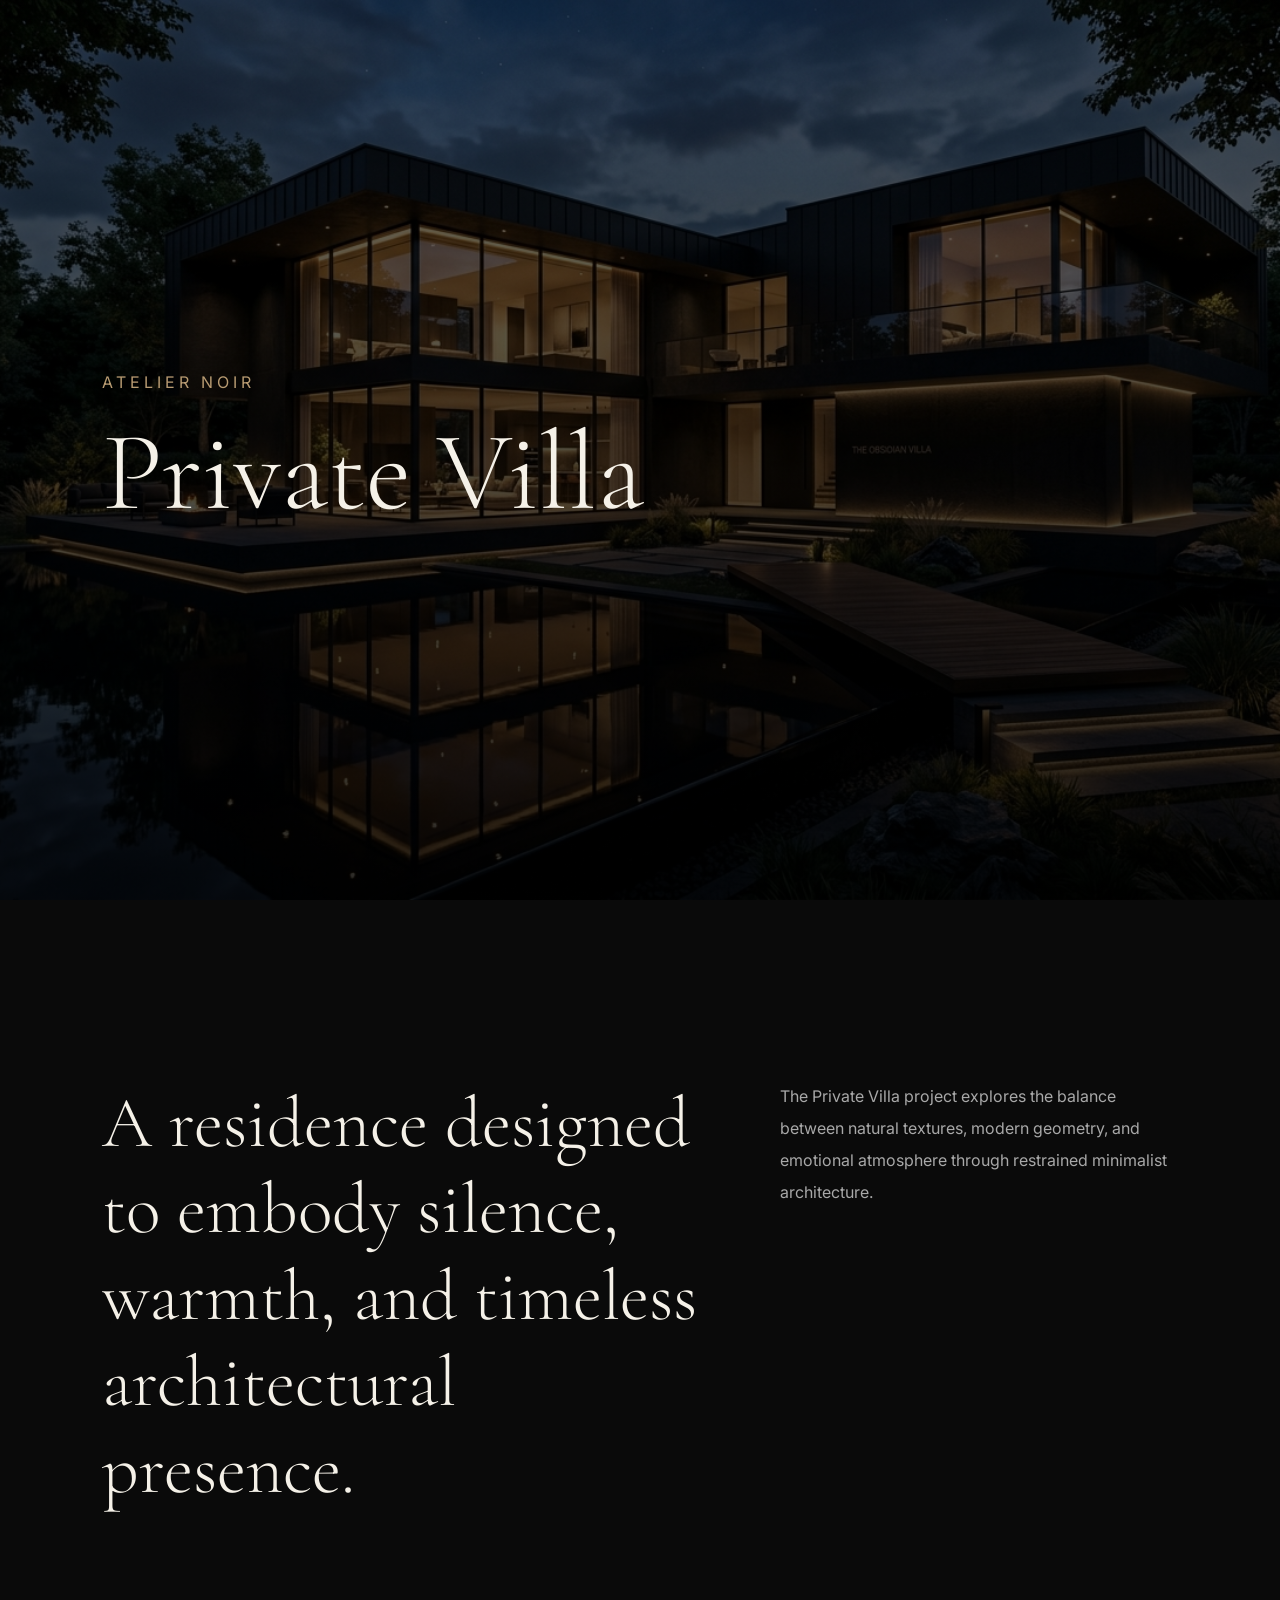
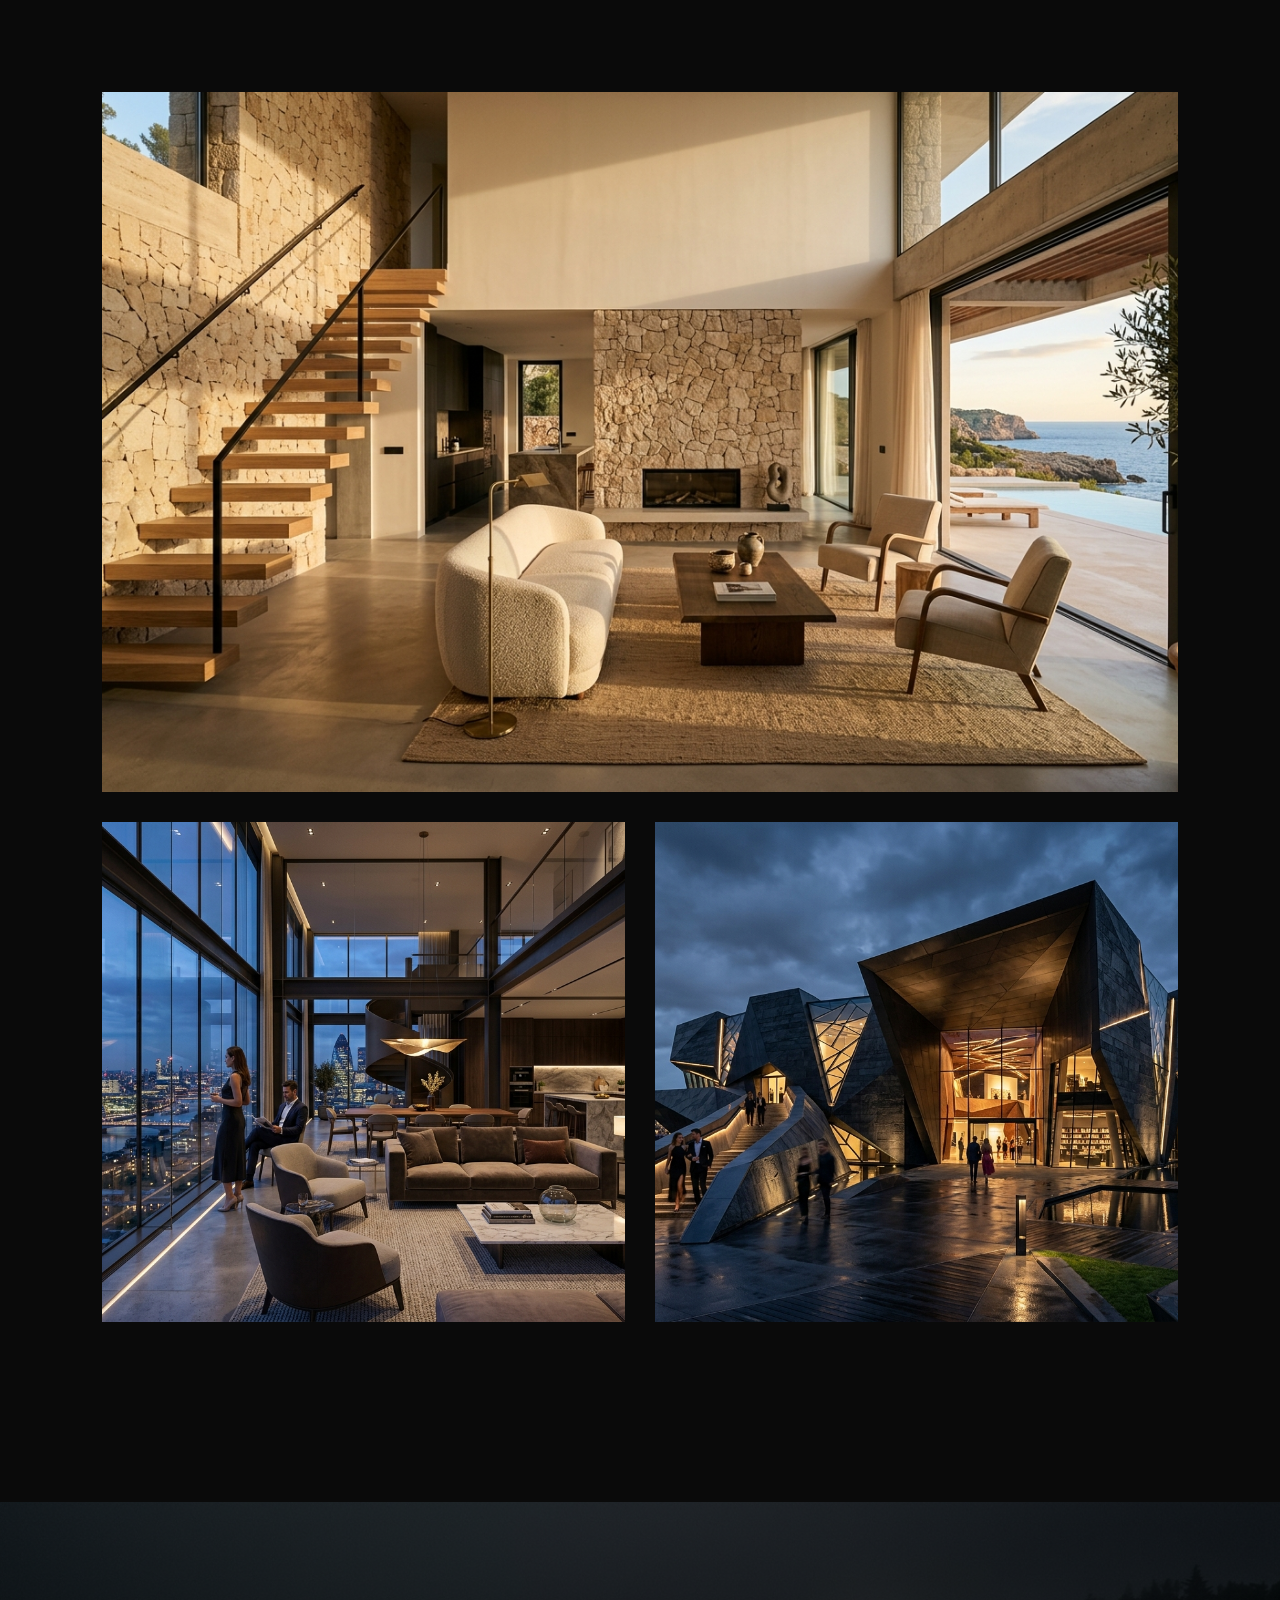
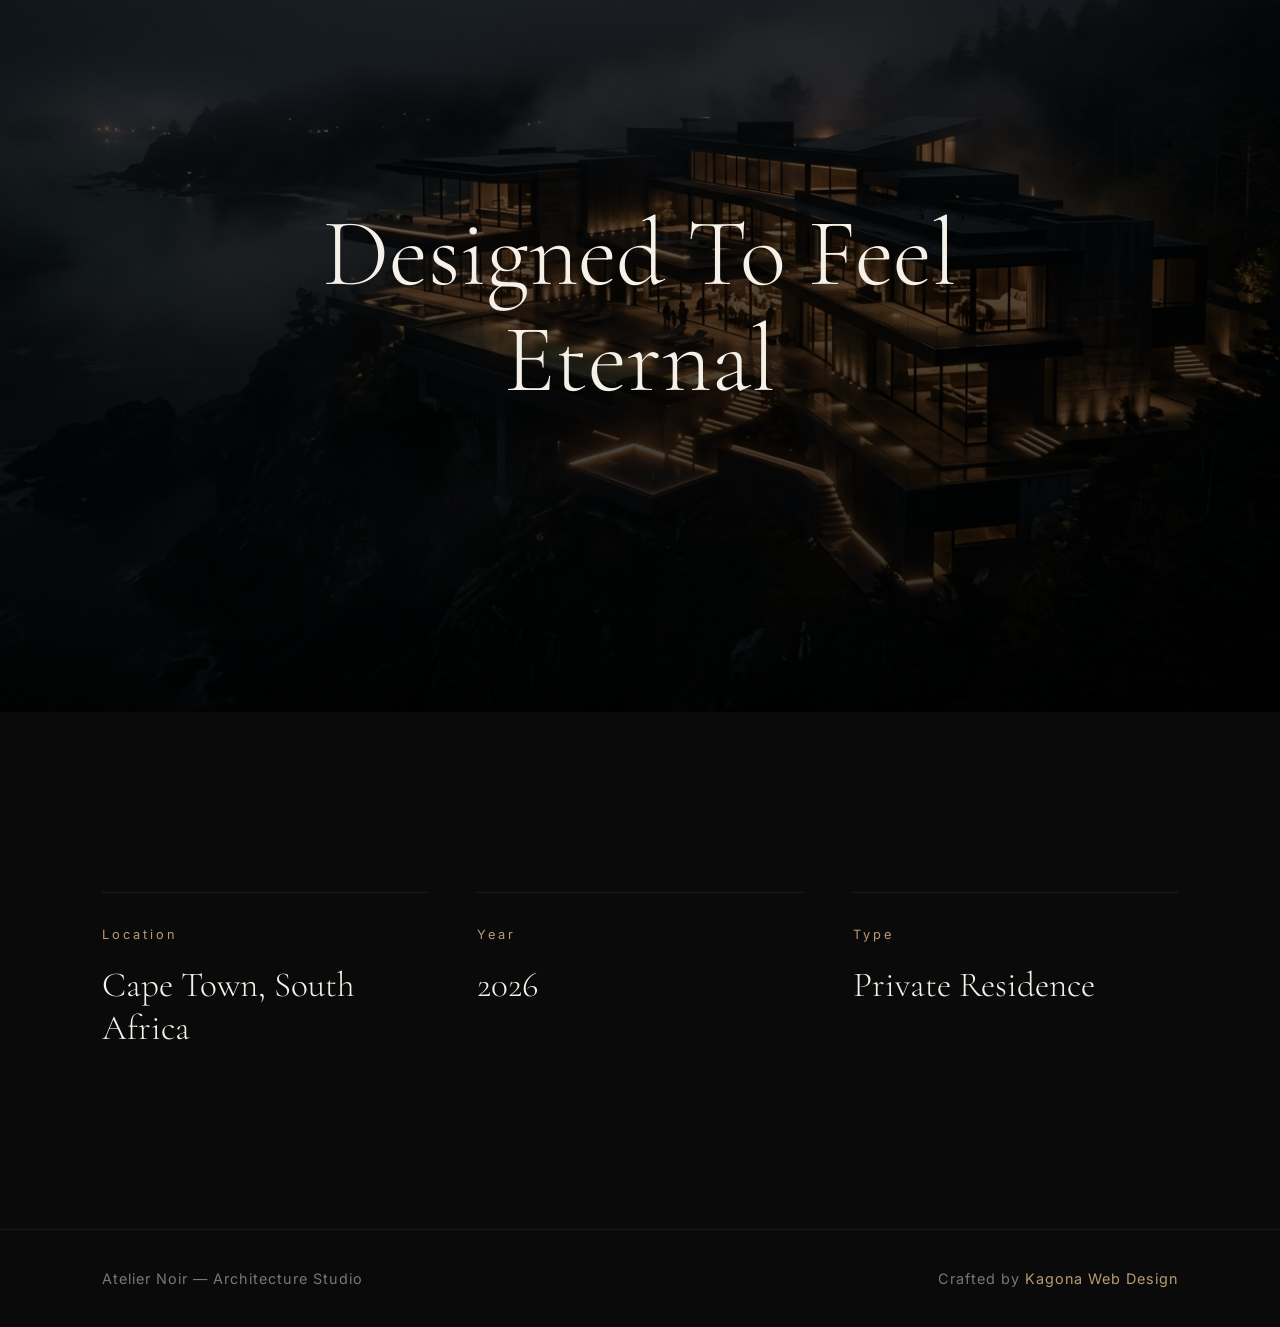
<file: villa.html>
<!DOCTYPE html>
<html lang="en">

<head>

    <meta charset="UTF-8">

    <meta name="viewport"
    content="width=device-width, initial-scale=1.0">

    <title>
        Private Villa | Atelier Noir
    </title>

    <!-- GOOGLE FONTS -->

    <link rel="preconnect"
    href="https://fonts.googleapis.com">

    <link rel="preconnect"
    href="https://fonts.gstatic.com"
    crossorigin>

    <link href="https://fonts.googleapis.com/css2?family=Cormorant+Garamond:wght@300;400;500;600&family=Inter:wght@300;400;500&display=swap"
    rel="stylesheet">

    <!-- CSS -->

    <link rel="stylesheet"
    href="project.css">

</head>

<body>

    <!-- HERO -->

    <section class="project-hero">

        <div class="overlay"></div>

        <div class="project-content">

            <p>
                ATELIER NOIR
            </p>

            <h1>
                Private Villa
            </h1>

        </div>

    </section>

    <!-- INTRO -->

    <section class="project-intro reveal">

        <div class="intro-left">

            <h2>
                A residence designed to embody silence,
                warmth, and timeless architectural presence.
            </h2>

        </div>

        <div class="intro-right">

            <p>
                The Private Villa project explores the balance
                between natural textures, modern geometry,
                and emotional atmosphere through restrained
                minimalist architecture.
            </p>

        </div>

    </section>

    <!-- IMAGE GRID -->

    <section class="image-grid reveal">

        <div class="grid-item large">

            <img src="images/project1.jpg">

        </div>

        <div class="grid-item">

            <img src="images/project2.jpg">

        </div>

        <div class="grid-item">

            <img src="images/project3.jpg">

        </div>

    </section>

    <!-- FULLSCREEN STATEMENT -->

    <section class="statement reveal">

        <div class="overlay"></div>

        <div class="statement-content">

            <h2>
                Designed To Feel <br>
                Eternal
            </h2>

        </div>

    </section>

    <!-- DETAILS -->

    <section class="details reveal">

        <div class="detail">

            <span>Location</span>

            <h3>
                Cape Town, South Africa
            </h3>

        </div>

        <div class="detail">

            <span>Year</span>

            <h3>
                2026
            </h3>

        </div>

        <div class="detail">

            <span>Type</span>

            <h3>
                Private Residence
            </h3>

        </div>

    </section>

    <!-- FOOTER -->

    <footer>

        <p>
            Atelier Noir — Architecture Studio
        </p>

        <p>
            Crafted by
            <a href="https://kagonameshack-cmyk.github.io/Kagona-web-design-/index.html#">
                Kagona Web Design
            </a>
        </p>

    </footer>

<script src="project.js"></script>
    
</body>

  </html>
</file>
<file: style.css>
/* RESET */

*{
    margin:0;
    padding:0;
    box-sizing:border-box;
}

html{
    scroll-behavior:smooth;
}

body{
    background:#0A0A0A;
    color:#F5F1E8;
    font-family:'Inter',sans-serif;
    overflow-x:hidden;
}

/* NAVBAR */

nav{
    position:fixed;
    top:0;
    left:0;

    width:100%;

    padding:28px 8%;

    display:flex;
    justify-content:space-between;
    align-items:center;

    z-index:1000;

    transition:0.4s ease;
}

nav.scrolled{
    background:rgba(0,0,0,0.75);
    backdrop-filter:blur(20px);
}

.logo{
    font-family:'Cormorant Garamond',serif;
    font-size:1.5rem;
    letter-spacing:4px;
    color:#B89B72;
}

.nav-links{
    display:flex;
    gap:45px;
}

.nav-links a{
    color:#F5F1E8;
    text-decoration:none;

    font-size:0.9rem;
    letter-spacing:2px;

    transition:0.4s ease;
}

.nav-links a:hover{
    color:#B89B72;
}

/* MENU TOGGLE */

.menu-toggle{
    display:none;

    position:relative;

    width:32px;
    height:20px;

    cursor:pointer;

    z-index:1200;
}

.menu-toggle span{
    position:absolute;

    width:100%;
    height:2px;

    background:#F5F1E8;

    transition:0.4s ease;
}

.menu-toggle span:nth-child(1){
    top:0;
}

.menu-toggle span:nth-child(2){
    bottom:0;
}

.menu-toggle.active span:nth-child(1){
    top:9px;

    transform:rotate(45deg);
}

.menu-toggle.active span:nth-child(2){
    bottom:9px;

    transform:rotate(-45deg);
}

/* MOBILE MENU */

.mobile-menu{
    position:fixed;

    top:0;
    left:0;

    width:100%;
    height:100vh;

    background:
        linear-gradient(
            to bottom,
            rgba(5,5,5,0.96),
            rgba(10,10,10,0.98)
        );
    
    backdrop-filter:blur(30px);

    display:flex;
    flex-direction:column;

    align-items:center;
    justify-content:center;

    gap:40px;

    transform:translateY(-100%);

    opacity:0;
    visibility:hidden;

    transition:0.7s ease;

    z-index:1100;
}

.mobile-menu.active{
    transform:translateY(0);

    opacity:1;
    visibility:visible;
}

.mobile-menu a{
    position:relative;

    color:#F5F1E8;

    text-decoration:none;

    font-family:'Cormorant Garamond',serif;

    font-size:2.8rem;
    font-weight:300;

    letter-spacing:2px;

    opacity:0;

    transform:translateY(30px);

    transition:
    color 0.5s ease,
    transform 0.5s ease,
    opacity 0.5s ease;
}

/* STAGGER REVEAL */

.mobile-menu.active a{
    opacity:1;

    transform:translateY(0);
}

/* LUXURY HOVER LINE */

.mobile-menu a::after{
    content:"";

    position:absolute;

    left:0;
    bottom:-10px;

    width:0%;
    height:1px;

    background:#B89B72;

    transition:0.5s ease;
}

.mobile-menu a:hover::after{
    width:100%;
}

.mobile-menu a:hover{
    color:#B89B72;
}

/* STAGGERED ANIMATION DELAYS */

.mobile-menu.active a:nth-child(1){
    transition-delay:0.15s;
}

.mobile-menu.active a:nth-child(2){
    transition-delay:0.25s;
}

.mobile-menu.active a:nth-child(3){
    transition-delay:0.35s;
}

.mobile-menu.active a:nth-child(4){
    transition-delay:0.45s;
}


/* HERO */

.hero{
    position:relative;

    height:100vh;

    background:url('images/hero.jpg');
    background-size:cover;
    background-position:center;

    display:flex;
    align-items:center;

    padding:0 8%;
}

.overlay{
    position:absolute;
    inset:0;

    background:
    linear-gradient(
        to bottom,
        rgba(0,0,0,0.55),
        rgba(0,0,0,0.82)
    );
}

.hero-content{
    position:relative;
    z-index:2;

    max-width:900px;
}

.hero-line{
    width:120px;
    height:1px;

    background:#B89B72;

    margin-bottom:35px;
}

.hero h1{
    font-family:'Cormorant Garamond',serif;

    font-size:6.5rem;
    font-weight:300;
    line-height:1;

    letter-spacing:2px;

    margin-bottom:35px;
}

.hero p{
    color:#CFCFCF;

    max-width:650px;

    line-height:2;

    font-size:1rem;
}

.hero-btn{
    position:relative;

    display:inline-block;

    margin-top:45px;

    padding:18px 42px;

    border:1px solid #B89B72;

    color:#F5F1E8;
    text-decoration:none;

    letter-spacing:3px;
    font-size:0.8rem;

    overflow:hidden;

    transition:
    color 0.5s ease,
    transform 0.5s ease,
    border 0.5s ease;
}

/* BUTTON GLOW LAYER */

.hero-btn::before{
    content:"";

    position:absolute;

    top:0;
    left:-100%;

    width:100%;
    height:100%;

    background:
    rgba(184,155,114,0.12);

    transition:0.6s ease;

    z-index:-1;
}

.hero-btn:hover::before{
    left:0;
}

.hero-btn:hover{
    transform:translateY(-3px);

    border-color:#D7B98C;
}

/* PHILOSOPHY */

.philosophy{
    padding:180px 8%;
}

.philosophy-content{
    max-width:1100px;
}

.philosophy h2{
    font-family:'Cormorant Garamond',serif;

    font-size:5rem;
    font-weight:300;

    line-height:1.2;

    color:#F5F1E8;
}

/* PROJECTS */

.projects{
    padding:0 8% 180px;

    display:grid;
    grid-template-columns:repeat(auto-fit,minmax(320px,1fr));

    gap:35px;
}

.project-card{
    position:relative;

    height:550px;

    overflow:hidden;

    background:#111;
    cursor:pointer;

    text-decoration:none;
    color:#F5F1E8;
}

.project-card img{
    width:100%;
    height:100%;

    object-fit:cover;

    transition:1.2s ease;
}

.project-card:hover img{
    transform:scale(1.08);
}

.project-info{
    position:absolute;
    inset:0;

    background:
    linear-gradient(
        to top,
        rgba(0,0,0,0.88),
        rgba(0,0,0,0.05)
    );

    display:flex;
    align-items:flex-end;

    padding:40px;
}

.project-info h3{
    font-family:'Cormorant Garamond',serif;

    font-size:2.2rem;
    font-weight:300;

    letter-spacing:1px;
}

/* PARALLAX */

.parallax{
    position:relative;

    height:90vh;

    background:url('images/parallax.jpg');
    background-size:cover;
    background-position:center;
    background-attachment:fixed;

    display:flex;
    align-items:center;
    justify-content:center;

    text-align:center;
}

.parallax-content{
    position:relative;
    z-index:2;
}

.parallax-content h2{
    font-family:'Cormorant Garamond',serif;

    font-size:6rem;
    font-weight:300;

    line-height:1.1;
}

/* PROCESS */

.process{
    padding:180px 8%;
}

.process-header{
    margin-bottom:90px;
}

.process-header h2{
    font-family:'Cormorant Garamond',serif;

    font-size:5rem;
    font-weight:300;
}

.process-grid{
    display:grid;
    grid-template-columns:repeat(auto-fit,minmax(220px,1fr));

    gap:40px;
}

.process-item{
    border-top:1px solid rgba(255,255,255,0.08);

    padding-top:30px;
}

.process-item span{
    color:#B89B72;

    font-size:0.9rem;
    letter-spacing:3px;
}

.process-item h3{
    font-family:'Cormorant Garamond',serif;

    font-size:2.2rem;
    font-weight:300;

    margin-top:20px;
}

/* CONTACT */

.contact{
    padding:180px 8%;

    background:#111111;

    text-align:center;
}

.contact h2{
    font-family:'Cormorant Garamond',serif;

    font-size:5rem;
    font-weight:300;

    margin-bottom:30px;
}

.contact p{
    max-width:700px;

    margin:auto;

    line-height:2;

    color:#A8A8A8;
}

/* FOOTER */

footer{
    padding:40px 8%;

    display:flex;
    justify-content:space-between;
    align-items:center;

    flex-wrap:wrap;

    gap:20px;

    border-top:1px solid rgba(255,255,255,0.06);
}

footer p{
    color:#777;

    font-size:0.9rem;

    letter-spacing:1px;
}

footer a{
    color:#B89B72;
    text-decoration:none;
}

/* RESPONSIVE */

@media(max-width:900px){

    .hero h1{
        font-size:4.5rem;
    }

    .philosophy h2{
        font-size:3.8rem;
    }

    .parallax-content h2{
        font-size:4rem;
    }

    .process-header h2{
        font-size:3.8rem;
    }

    .contact h2{
        font-size:3.8rem;
    }

    .parallax{
        background-attachment:scroll;
    }

    .menu-toggle{
    display:flex;
    }

    .nav-links{
    display:none;
    }
}

@media(max-width:600px){

    nav{
        padding:24px 6%;
    }

    .hero{
        padding:0 6%;
    }

    .hero h1{
        font-size:3.2rem;
        line-height:1.1;
    }

    .hero p{
        font-size:0.95rem;
        line-height:1.8;
    }

    .hero-btn{
        padding:16px 32px;
    }

    .philosophy{
        padding:140px 7%;
    }

    .philosophy h2{
        font-size:3rem;
    }

    .projects{
        padding:0 7% 140px;
    }

    .project-card{
        height:420px;
    }

    .parallax{
        height:70vh;
    }

    .parallax-content h2{
        font-size:2.8rem;
    }

    .process{
        padding:140px 7%;
    }

    .process-header h2{
        font-size:3rem;
    }

    .contact{
        padding:140px 7%;
    }

    .contact h2{
        font-size:3rem;
    }

      }

/* SCROLL REVEALS */

.philosophy,
.project-card,
.parallax,
.process-item,
.contact{
    opacity:0;

    transform:translateY(80px);

    transition:
    opacity 1.2s ease,
    transform 1.2s ease;
}

.philosophy.active,
.project-card.active,
.parallax.active,
.process-item.active,
.contact.active{
    opacity:1;

    transform:translateY(0);
}

/* CUSTOM CURSOR */

.cursor{
    position:fixed;

    width:22px;
    height:22px;

    border:
    1px solid rgba(184,155,114,0.8);

    border-radius:50%;

    pointer-events:none;

    transform:
    translate(-50%,-50%);

    z-index:9999;

    transition:
    width 0.3s ease,
    height 0.3s ease,
    border 0.3s ease,
    background 0.3s ease;

    backdrop-filter:blur(2px);
}

/* CURSOR HOVER EFFECT */

.cursor.active{
    width:60px;
    height:60px;

    background:
    rgba(184,155,114,0.08);

    border:
    1px solid rgba(184,155,114,0.25);
}

@media(max-width:900px){

    .cursor{
        display:none;
    }

}

/* PAGE TRANSITION */

body{
    animation:
    pageFade 1.2s ease;
}

@keyframes pageFade{

    from{
        opacity:0;

        transform:translateY(20px);
    }

    to{
        opacity:1;

        transform:translateY(0);
    }

}

/* CUSTOM SCROLLBAR */

::-webkit-scrollbar{
    width:10px;
}

::-webkit-scrollbar-track{
    background:#0A0A0A;
}

::-webkit-scrollbar-thumb{
    background:
    linear-gradient(
        to bottom,
        #6F5A3D,
        #B89B72
    );

    border-radius:20px;
}

::-webkit-scrollbar-thumb:hover{
    background:
    linear-gradient(
        to bottom,
        #8A6D47,
        #D7B98C
    );
}


/* FLOATING WHATSAPP */

.floating-whatsapp{

    position:fixed;

    right:25px;
    bottom:25px;

    width:74px;
    height:74px;

    display:flex;
    align-items:center;
    justify-content:center;

    border-radius:50%;

    background:#050505;

    border:1px solid
    rgba(201,169,125,0.25);

    color:#C9A97D;

    text-decoration:none;

    font-size:1.8rem;

    z-index:9999;

    backdrop-filter:blur(10px);

    box-shadow:
    0 0 30px
    rgba(201,169,125,0.15);

    transition:0.45s ease;
}

.floating-whatsapp:hover{

    transform:
    translateY(-4px)
    scale(1.05);

    background:#C9A97D;

    color:#050505;

    box-shadow:
    0 0 40px
    rgba(201,169,125,0.35);
}

/* MOBILE */

@media(max-width:768px){

    .floating-whatsapp{

        width:68px;
        height:68px;

        right:20px;
        bottom:20px;

        font-size:1.6rem;
    }

}
</file>
<file: consultation-success.css>
/* RESET */

*{
    margin:0;
    padding:0;
    box-sizing:border-box;
}

body{
    background:#0A0A0A;

    color:#F5F1E8;

    font-family:'Inter',sans-serif;

    overflow:hidden;
}

/* SUCCESS PAGE */

.success-page{
    position:relative;

    height:100vh;

    background:url('images/success-hero.jpg');

    background-size:cover;
    background-position:center;

    display:flex;
    align-items:center;
    justify-content:center;

    text-align:center;

    padding:0 8%;
}

.overlay{
    position:absolute;
    inset:0;

    background:
    linear-gradient(
        to bottom,
        rgba(0,0,0,0.60),
        rgba(0,0,0,0.82)
    );
}

.success-content{
    position:relative;
    z-index:2;

    max-width:900px;
}

.success-content p{
    color:#B89B72;

    letter-spacing:4px;

    margin-bottom:30px;
}

.success-content h1{
    font-family:'Cormorant Garamond',serif;

    font-size:5.8rem;
    font-weight:300;

    line-height:1.1;

    margin-bottom:30px;
}

.success-content span{
    display:block;

    color:#BDBDBD;

    line-height:2;

    margin-bottom:50px;
}

/* BUTTON */

.success-content a{
    display:inline-block;

    padding:18px 42px;

    border:
    1px solid #B89B72;

    color:#F5F1E8;

    text-decoration:none;

    letter-spacing:3px;

    transition:0.5s ease;
}

.success-content a:hover{
    background:#B89B72;

    color:#0A0A0A;
}

/* RESPONSIVE */

@media(max-width:900px){

    .success-content h1{
        font-size:4.5rem;
    }

}

@media(max-width:600px){

    .success-page{
        padding:0 7%;
    }

    .success-content h1{
        font-size:3rem;
    }

             }
</file>
<file: consultation.css>
/* RESET */

*{
    margin:0;
    padding:0;
    box-sizing:border-box;
}

body{
    background:#0A0A0A;
    color:#F5F1E8;

    font-family:'Inter',sans-serif;
}

/* HERO */

.consultation-hero{
    position:relative;

    height:85vh;

    background:url('images/consultation-hero.jpg');

    background-size:cover;
    background-position:center;

    display:flex;
    align-items:center;

    padding:0 8%;
}

.overlay{
    position:absolute;
    inset:0;

    background:
    linear-gradient(
        to bottom,
        rgba(0,0,0,0.55),
        rgba(0,0,0,0.82)
    );
}

.consultation-content{
    position:relative;
    z-index:2;
}

.consultation-content p{
    color:#B89B72;

    letter-spacing:4px;

    margin-bottom:25px;
}

.consultation-content h1{
    font-family:'Cormorant Garamond',serif;

    font-size:6rem;
    font-weight:300;

    line-height:1;
}

/* FORM SECTION */

.consultation-form-section{
    padding:160px 8%;
}

.form-intro{
    max-width:850px;

    margin-bottom:80px;
}

.form-intro h2{
    font-family:'Cormorant Garamond',serif;

    font-size:4.5rem;
    font-weight:300;

    margin-bottom:30px;
}

.form-intro p{
    color:#A8A8A8;

    line-height:2;

    max-width:650px;
}

/* FORM */

form{
    max-width:900px;
}

.input-group{
    margin-bottom:35px;
}

.input-group input,
.input-group textarea{
    width:100%;

    background:transparent;

    border:none;

    border-bottom:
    1px solid rgba(255,255,255,0.12);

    padding:22px 0;

    color:#F5F1E8;

    font-size:1rem;

    font-family:'Inter',sans-serif;

    outline:none;

    transition:0.5s ease;
}

.input-group textarea{
    height:160px;

    resize:none;
}

.input-group input:focus,
.input-group textarea:focus{
    border-color:#B89B72;
}

.input-group input::placeholder,
.input-group textarea::placeholder{
    color:#777;
}

/* BUTTON */

button{
    margin-top:25px;

    padding:18px 40px;

    background:transparent;

    border:
    1px solid #B89B72;

    color:#F5F1E8;

    letter-spacing:3px;

    cursor:pointer;

    transition:0.5s ease;
}

button:hover{
    background:#B89B72;

    color:#0A0A0A;
}

/* RESPONSIVE */

@media(max-width:900px){

    .consultation-content h1{
        font-size:4.5rem;
    }

    .form-intro h2{
        font-size:3.8rem;
    }

}

@media(max-width:600px){

    .consultation-hero{
        padding:0 6%;
    }

    .consultation-content h1{
        font-size:3.2rem;
    }

    .consultation-form-section{
        padding:120px 7%;
    }

    .form-intro h2{
        font-size:3rem;
    }

             }
</file>
<file: project.css>
/* RESET */

*{
    margin:0;
    padding:0;
    box-sizing:border-box;
}

html{
    scroll-behavior:smooth;
}

body{
    background:#0A0A0A;
    color:#F5F1E8;
    font-family:'Inter',sans-serif;
    overflow-x:hidden;
}

/* HERO */

.project-hero{
    position:relative;

    height:100vh;

    background:url('images/hero.jpg');

    background-size:cover;
    background-position:center;

    display:flex;
    align-items:center;

    padding:0 8%;
}

.overlay{
    position:absolute;
    inset:0;

    background:
    linear-gradient(
        to bottom,
        rgba(0,0,0,0.55),
        rgba(0,0,0,0.82)
    );
}

.project-content{
    position:relative;
    z-index:2;
}

.project-content p{
    letter-spacing:4px;

    color:#B89B72;

    margin-bottom:25px;
}

.project-content h1{
    font-family:'Cormorant Garamond',serif;

    font-size:7rem;
    font-weight:300;

    line-height:1;
}

/* INTRO */

.project-intro{
    padding:180px 8%;

    display:grid;
    grid-template-columns:1.2fr 0.8fr;

    gap:80px;

    align-items:start;
}

.intro-left h2{
    font-family:'Cormorant Garamond',serif;

    font-size:4.5rem;
    font-weight:300;

    line-height:1.2;
}

.intro-right p{
    color:#A8A8A8;

    line-height:2;

    font-size:1rem;
}

/* IMAGE GRID */

.image-grid{
    padding:0 8% 180px;

    display:grid;
    grid-template-columns:repeat(2,1fr);

    gap:30px;
}

.grid-item{
    overflow:hidden;

    background:#111;
}

.grid-item.large{
    grid-column:span 2;

    height:700px;
}

.grid-item:not(.large){
    height:500px;
}

.grid-item img{
    width:100%;
    height:100%;

    object-fit:cover;

    transition:1.2s ease;
}

.grid-item:hover img{
    transform:scale(1.05);
}

/* STATEMENT */

.statement{
    position:relative;

    height:90vh;

    background:url('images/parallax.jpg');

    background-size:cover;
    background-position:center;
    background-attachment:fixed;

    display:flex;
    align-items:center;
    justify-content:center;

    text-align:center;
}

.statement-content{
    position:relative;
    z-index:2;
}

.statement-content h2{
    font-family:'Cormorant Garamond',serif;

    font-size:6rem;
    font-weight:300;

    line-height:1.1;
}

/* DETAILS */

.details{
    padding:180px 8%;

    display:grid;
    grid-template-columns:repeat(auto-fit,minmax(250px,1fr));

    gap:50px;
}

.detail{
    border-top:
    1px solid rgba(255,255,255,0.08);

    padding-top:30px;
}

.detail span{
    color:#B89B72;

    letter-spacing:3px;

    font-size:0.8rem;
}

.detail h3{
    font-family:'Cormorant Garamond',serif;

    font-size:2.2rem;
    font-weight:300;

    margin-top:20px;
}

/* FOOTER */

footer{
    padding:40px 8%;

    display:flex;
    justify-content:space-between;
    align-items:center;

    flex-wrap:wrap;

    gap:20px;

    border-top:
    1px solid rgba(255,255,255,0.06);
}

footer p{
    color:#777;

    font-size:0.9rem;

    letter-spacing:1px;
}

footer a{
    color:#B89B72;

    text-decoration:none;
}

/* RESPONSIVE */

@media(max-width:900px){

    .project-content h1{
        font-size:5rem;
    }

    .project-intro{
        grid-template-columns:1fr;
    }

    .intro-left h2{
        font-size:3.8rem;
    }

    .statement{
        background-attachment:scroll;
    }

    .statement-content h2{
        font-size:4rem;
    }

}

@media(max-width:600px){

    .project-hero{
        padding:0 6%;
    }

    .project-content h1{
        font-size:3.5rem;
    }

    .project-intro{
        padding:140px 7%;
    }

    .intro-left h2{
        font-size:3rem;
    }

    .image-grid{
        padding:0 7% 140px;

        grid-template-columns:1fr;
    }

    .grid-item.large{
        grid-column:span 1;

        height:420px;
    }

    .grid-item:not(.large){
        height:420px;
    }

    .statement{
        height:70vh;
    }

    .statement-content h2{
        font-size:2.8rem;
    }

    .details{
        padding:140px 7%;
    }

  }

/* PAGE TRANSITION */

body{
    animation:
    pageFade 1.2s ease;
}

@keyframes pageFade{

    from{
        opacity:0;

        transform:translateY(20px);
    }

    to{
        opacity:1;

        transform:translateY(0);
    }

}

/* SCROLL REVEAL */

.reveal{
    opacity:0;

    transform:
    translateY(80px);

    transition:
    opacity 1.2s ease,
    transform 1.2s ease;
}

.reveal.active{
    opacity:1;

    transform:
    translateY(0);
}
</file>
